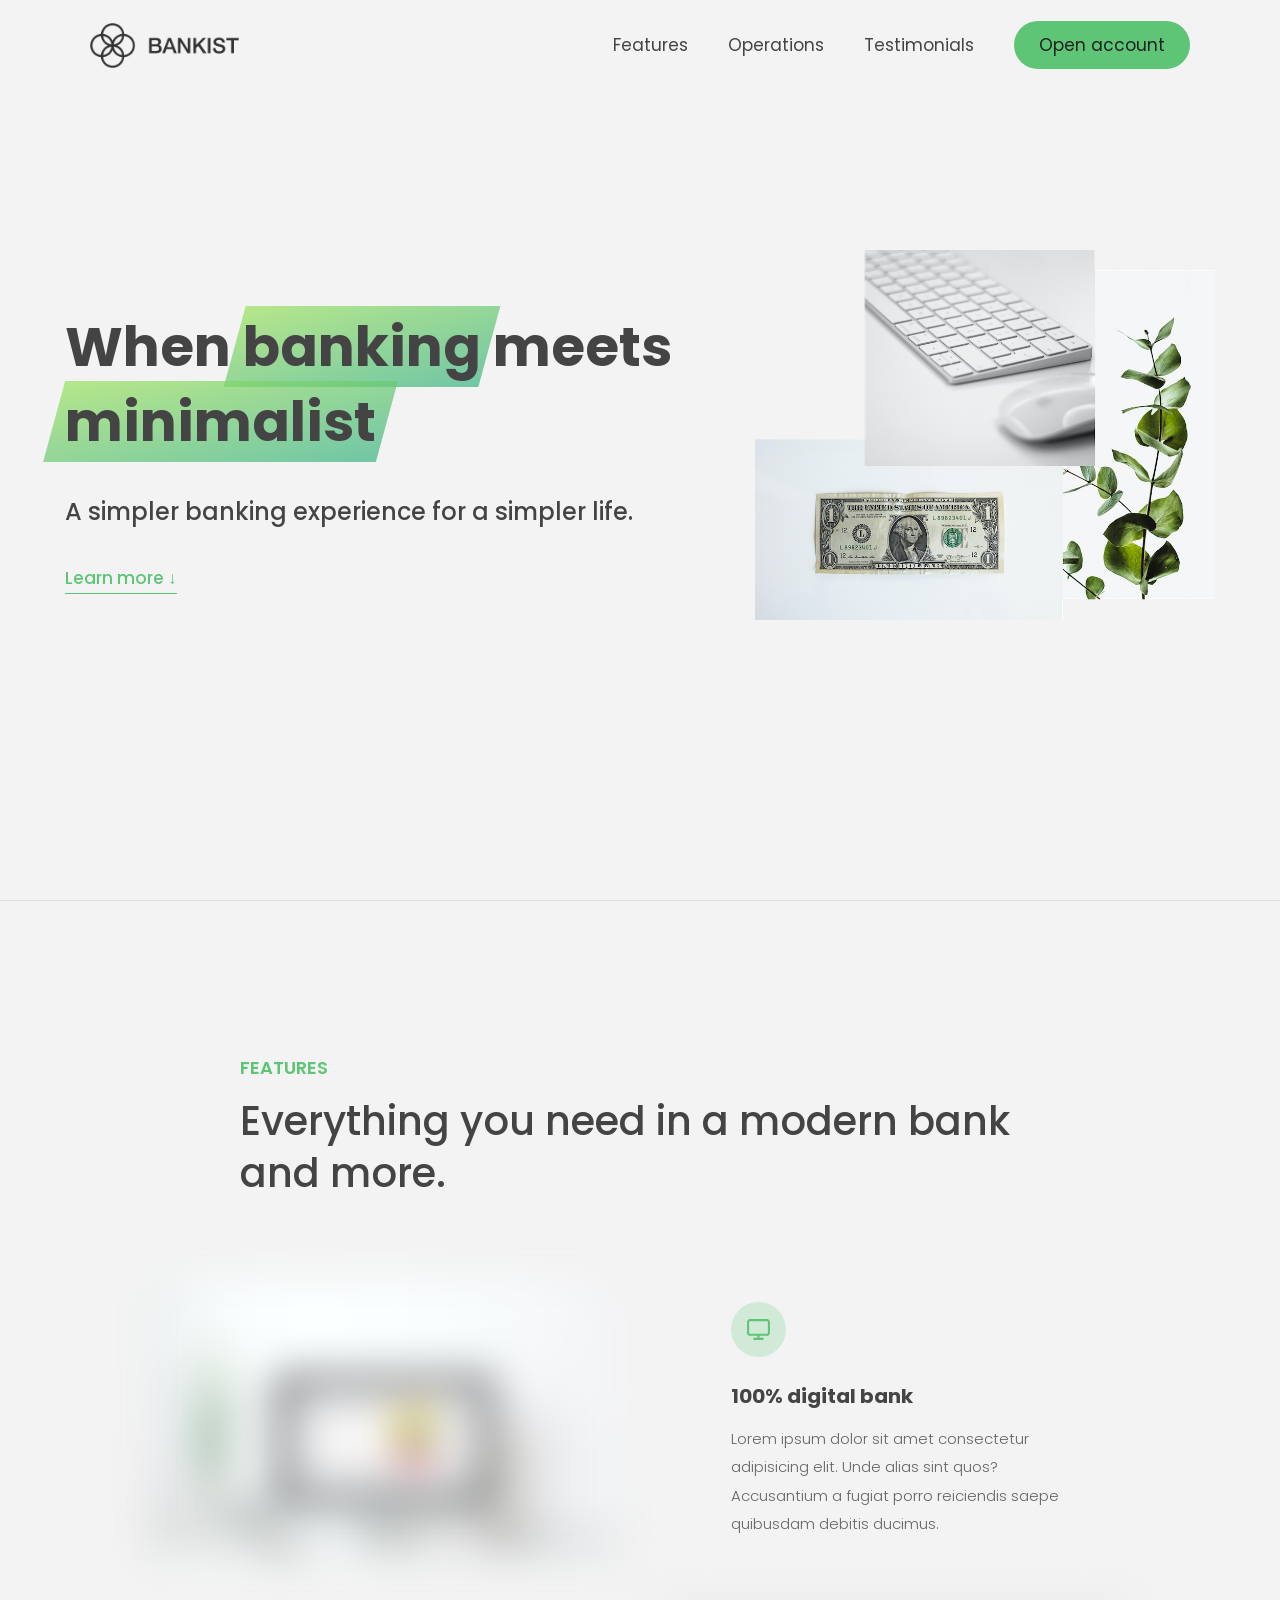
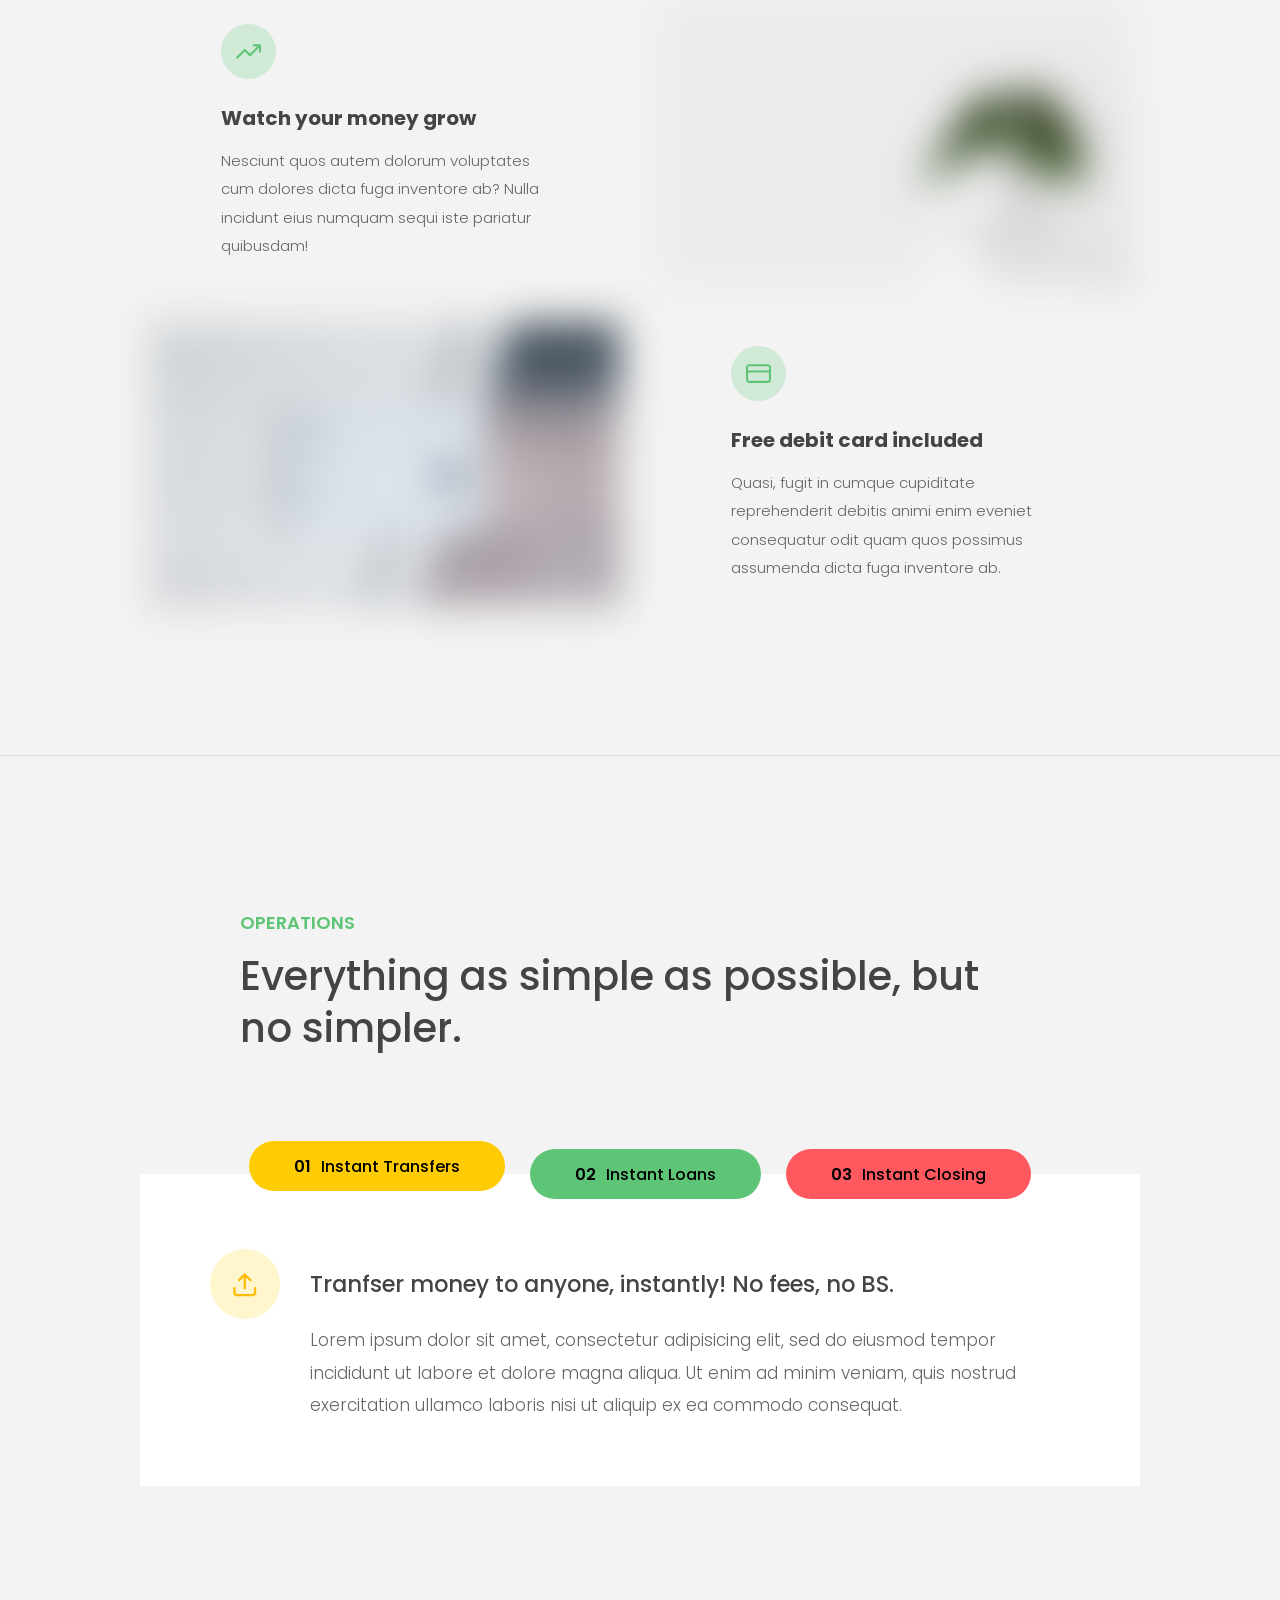
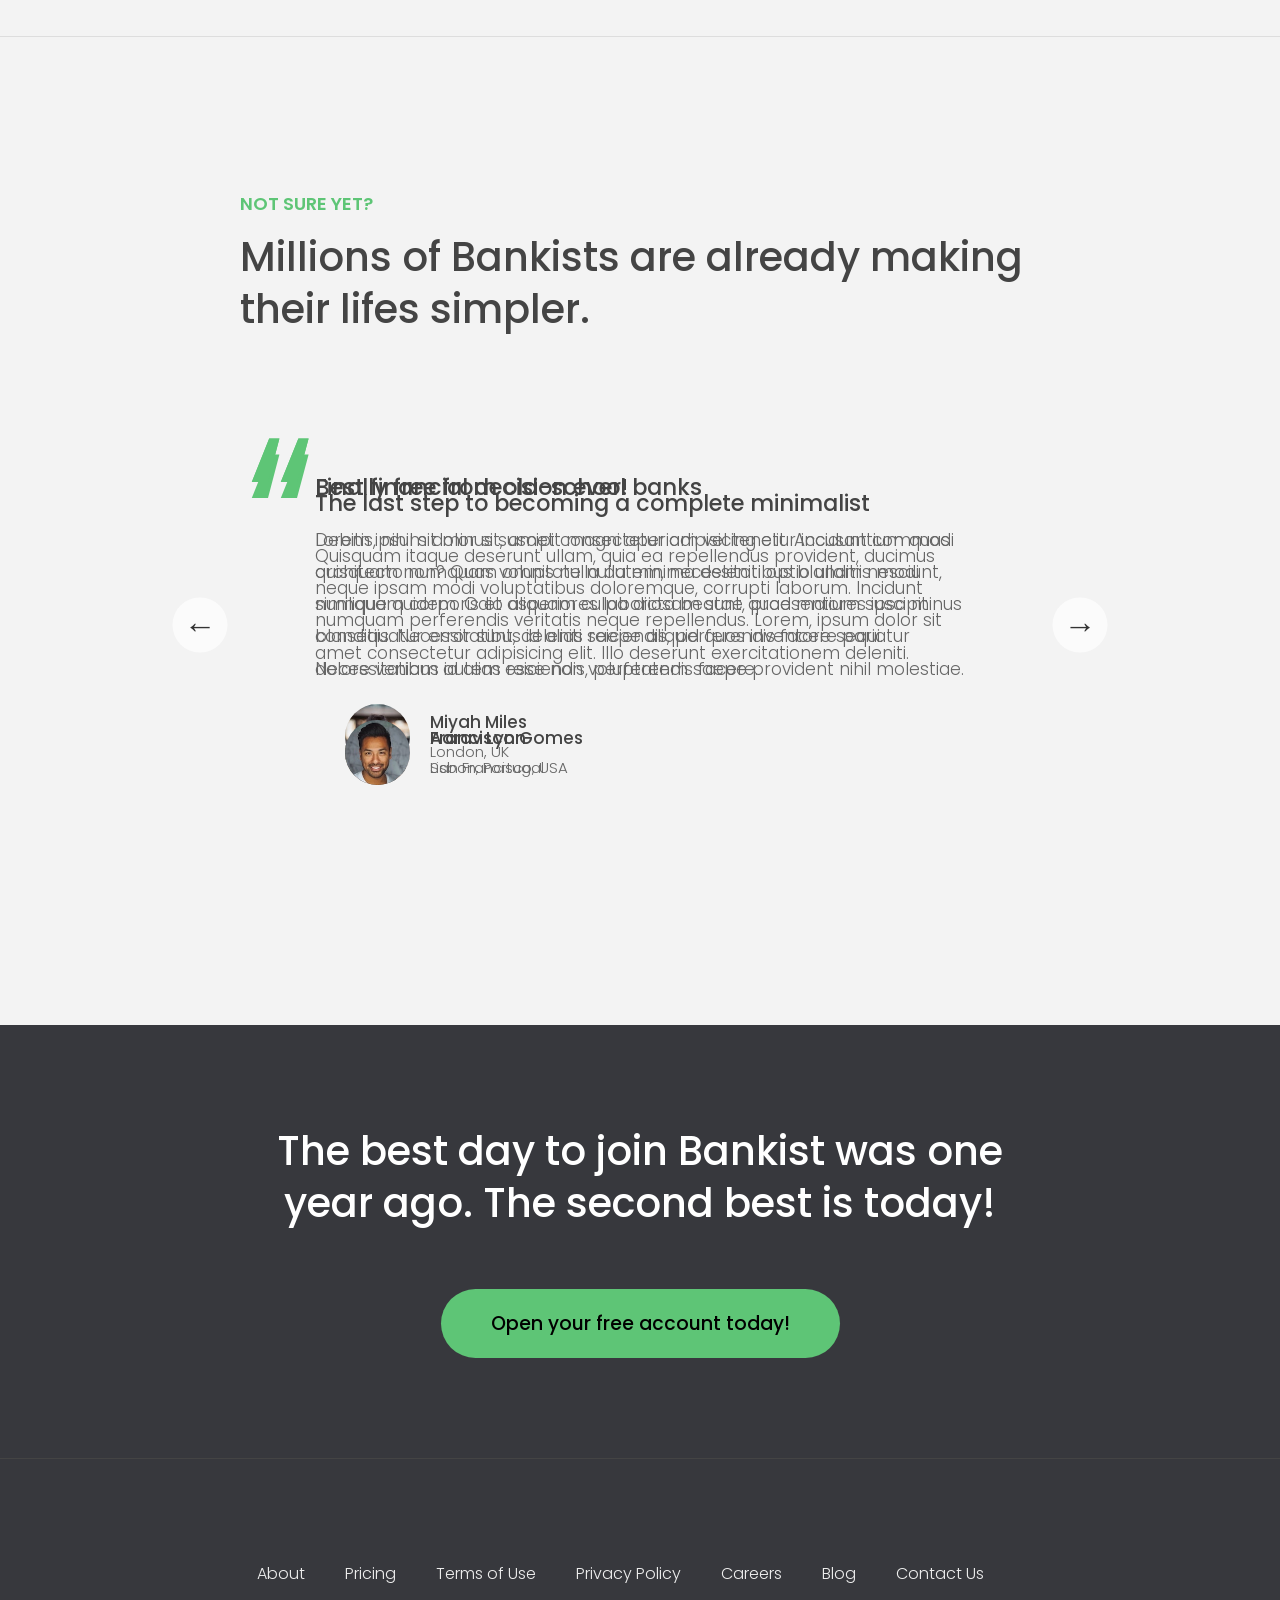
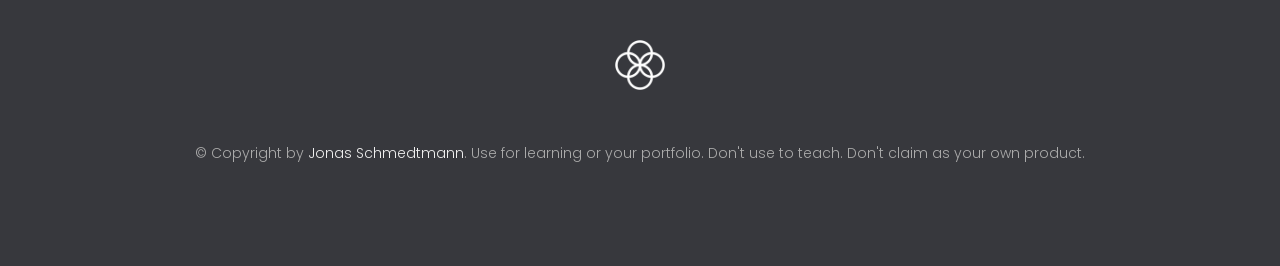
<file: Dangchph33497_Lab5/index.html>
<!DOCTYPE html>
<html lang="en">
  <head>
    <meta charset="UTF-8" />
    <meta name="viewport" content="width=device-width, initial-scale=1.0" />
    <meta http-equiv="X-UA-Compatible" content="ie=edge" />
    <link rel="shortcut icon" type="image/png" href="img/icon.png" />

    <link
      href="https://fonts.googleapis.com/css?family=Poppins:300,400,500,600&display=swap"
      rel="stylesheet"
    />
    <link rel="stylesheet" href="style.css" />
    <title>Bankist | When Banking meets Minimalist</title>
  </head>
  <body>
    <header class="header">
      <nav class="nav">
        <img
          src="img/logo.png"
          alt="Bankist logo"
          class="nav__logo"
          id="logo"
        />
        <ul class="nav__links">
          <li class="nav__item">
            <a class="nav__link" href="#section--1">Features</a>
          </li>
          <li class="nav__item">
            <a class="nav__link" href="#section--2">Operations</a>
          </li>
          <li class="nav__item">
            <a class="nav__link" href="#section--3">Testimonials</a>
          </li>
          <li class="nav__item">
            <a class="nav__link nav__link--btn btn--show-modal" href="#"
              >Open account</a
            >
          </li>
        </ul>
      </nav>

      <div class="header__title">
        <h1>
          When
          <!-- Green highlight effect -->
          <span class="highlight">banking</span>
          meets<br />
          <span class="highlight">minimalist</span>
        </h1>
        <h4>A simpler banking experience for a simpler life.</h4>
        <button class="btn--text btn--scroll-to">Learn more &DownArrow;</button>
        <img
          src="img/hero.png"
          class="header__img"
          alt="Minimalist bank items"
        />
      </div>
    </header>

    <section class="section" id="section--1">
      <div class="section__title">
        <h2 class="section__description">Features</h2>
        <h3 class="section__header">
          Everything you need in a modern bank and more.
        </h3>
      </div>

      <div class="features">
        <img
          src="img/digital-lazy.jpg"
          data-src="img/digital.jpg"
          alt="Computer"
          class="features__img lazy-img"
        />
        <div class="features__feature">
          <div class="features__icon">
            <svg>
              <use xlink:href="img/icons.svg#icon-monitor"></use>
            </svg>
          </div>
          <h5 class="features__header">100% digital bank</h5>
          <p>
            Lorem ipsum dolor sit amet consectetur adipisicing elit. Unde alias
            sint quos? Accusantium a fugiat porro reiciendis saepe quibusdam
            debitis ducimus.
          </p>
        </div>

        <div class="features__feature">
          <div class="features__icon">
            <svg>
              <use xlink:href="img/icons.svg#icon-trending-up"></use>
            </svg>
          </div>
          <h5 class="features__header">Watch your money grow</h5>
          <p>
            Nesciunt quos autem dolorum voluptates cum dolores dicta fuga
            inventore ab? Nulla incidunt eius numquam sequi iste pariatur
            quibusdam!
          </p>
        </div>
        <img
          src="img/grow-lazy.jpg"
          data-src="img/grow.jpg"
          alt="Plant"
          class="features__img lazy-img"
        />

        <img
          src="img/card-lazy.jpg"
          data-src="img/card.jpg"
          alt="Credit card"
          class="features__img lazy-img"
        />
        <div class="features__feature">
          <div class="features__icon">
            <svg>
              <use xlink:href="img/icons.svg#icon-credit-card"></use>
            </svg>
          </div>
          <h5 class="features__header">Free debit card included</h5>
          <p>
            Quasi, fugit in cumque cupiditate reprehenderit debitis animi enim
            eveniet consequatur odit quam quos possimus assumenda dicta fuga
            inventore ab.
          </p>
        </div>
      </div>
    </section>

    <section class="section" id="section--2">
      <div class="section__title">
        <h2 class="section__description">Operations</h2>
        <h3 class="section__header">
          Everything as simple as possible, but no simpler.
        </h3>
      </div>

      <div class="operations">
        <div class="operations__tab-container">
          <button
            class="btn operations__tab operations__tab--1 operations__tab--active"
            data-tab="1"
          >
            <span>01</span>Instant Transfers
          </button>
          <button class="btn operations__tab operations__tab--2" data-tab="2">
            <span>02</span>Instant Loans
          </button>
          <button class="btn operations__tab operations__tab--3" data-tab="3">
            <span>03</span>Instant Closing
          </button>
        </div>
        <div
          class="operations__content operations__content--1 operations__content--active"
        >
          <div class="operations__icon operations__icon--1">
            <svg>
              <use xlink:href="img/icons.svg#icon-upload"></use>
            </svg>
          </div>
          <h5 class="operations__header">
            Tranfser money to anyone, instantly! No fees, no BS.
          </h5>
          <p>
            Lorem ipsum dolor sit amet, consectetur adipisicing elit, sed do
            eiusmod tempor incididunt ut labore et dolore magna aliqua. Ut enim
            ad minim veniam, quis nostrud exercitation ullamco laboris nisi ut
            aliquip ex ea commodo consequat.
          </p>
        </div>

        <div class="operations__content operations__content--2">
          <div class="operations__icon operations__icon--2">
            <svg>
              <use xlink:href="img/icons.svg#icon-home"></use>
            </svg>
          </div>
          <h5 class="operations__header">
            Buy a home or make your dreams come true, with instant loans.
          </h5>
          <p>
            Duis aute irure dolor in reprehenderit in voluptate velit esse
            cillum dolore eu fugiat nulla pariatur. Excepteur sint occaecat
            cupidatat non proident, sunt in culpa qui officia deserunt mollit
            anim id est laborum.
          </p>
        </div>
        <div class="operations__content operations__content--3">
          <div class="operations__icon operations__icon--3">
            <svg>
              <use xlink:href="img/icons.svg#icon-user-x"></use>
            </svg>
          </div>
          <h5 class="operations__header">
            No longer need your account? No problem! Close it instantly.
          </h5>
          <p>
            Excepteur sint occaecat cupidatat non proident, sunt in culpa qui
            officia deserunt mollit anim id est laborum. Ut enim ad minim
            veniam, quis nostrud exercitation ullamco laboris nisi ut aliquip ex
            ea commodo consequat.
          </p>
        </div>
      </div>
    </section>

    <section class="section" id="section--3">
      <div class="section__title section__title--testimonials">
        <h2 class="section__description">Not sure yet?</h2>
        <h3 class="section__header">
          Millions of Bankists are already making their lifes simpler.
        </h3>
      </div>

      <div class="slider">
        <div class="slide slide--1">
          <div class="testimonial">
            <h5 class="testimonial__header">Best financial decision ever!</h5>
            <blockquote class="testimonial__text">
              Lorem ipsum dolor sit, amet consectetur adipisicing elit.
              Accusantium quas quisquam non? Quas voluptate nulla minima
              deleniti optio ullam nesciunt, numquam corporis et asperiores
              laboriosam sunt, praesentium suscipit blanditiis. Necessitatibus
              id alias reiciendis, perferendis facere pariatur dolore veniam
              autem esse non voluptatem saepe provident nihil molestiae.
            </blockquote>
            <address class="testimonial__author">
              <img src="img/user-1.jpg" alt="" class="testimonial__photo" />
              <h6 class="testimonial__name">Aarav Lynn</h6>
              <p class="testimonial__location">San Francisco, USA</p>
            </address>
          </div>
        </div>

        <div class="slide slide--2">
          <div class="testimonial">
            <h5 class="testimonial__header">
              The last step to becoming a complete minimalist
            </h5>
            <blockquote class="testimonial__text">
              Quisquam itaque deserunt ullam, quia ea repellendus provident,
              ducimus neque ipsam modi voluptatibus doloremque, corrupti
              laborum. Incidunt numquam perferendis veritatis neque repellendus.
              Lorem, ipsum dolor sit amet consectetur adipisicing elit. Illo
              deserunt exercitationem deleniti.
            </blockquote>
            <address class="testimonial__author">
              <img src="img/user-2.jpg" alt="" class="testimonial__photo" />
              <h6 class="testimonial__name">Miyah Miles</h6>
              <p class="testimonial__location">London, UK</p>
            </address>
          </div>
        </div>

        <div class="slide slide--3">
          <div class="testimonial">
            <h5 class="testimonial__header">
              Finally free from old-school banks
            </h5>
            <blockquote class="testimonial__text">
              Debitis, nihil sit minus suscipit magni aperiam vel tenetur
              incidunt commodi architecto numquam omnis nulla autem,
              necessitatibus blanditiis modi similique quidem. Odio aliquam
              culpa dicta beatae quod maiores ipsa minus consequatur error sunt,
              deleniti saepe aliquid quos inventore sequi. Necessitatibus id
              alias reiciendis, perferendis facere.
            </blockquote>
            <address class="testimonial__author">
              <img src="img/user-3.jpg" alt="" class="testimonial__photo" />
              <h6 class="testimonial__name">Francisco Gomes</h6>
              <p class="testimonial__location">Lisbon, Portugal</p>
            </address>
          </div>
        </div>

        <!-- <div class="slide"><img src="img/img-1.jpg" alt="Photo 1" /></div>
        <div class="slide"><img src="img/img-2.jpg" alt="Photo 2" /></div>
        <div class="slide"><img src="img/img-3.jpg" alt="Photo 3" /></div>
        <div class="slide"><img src="img/img-4.jpg" alt="Photo 4" /></div> -->
        <button class="slider__btn slider__btn--left">&larr;</button>
        <button class="slider__btn slider__btn--right">&rarr;</button>
        <div class="dots"></div>
      </div>
    </section>

    <section class="section section--sign-up">
      <div class="section__title">
        <h3 class="section__header">
          The best day to join Bankist was one year ago. The second best is
          today!
        </h3>
      </div>
      <button class="btn btn--show-modal">Open your free account today!</button>
    </section>

    <footer class="footer">
      <ul class="footer__nav">
        <li class="footer__item">
          <a class="footer__link" href="#">About</a>
        </li>
        <li class="footer__item">
          <a class="footer__link" href="#">Pricing</a>
        </li>
        <li class="footer__item">
          <a class="footer__link" href="#">Terms of Use</a>
        </li>
        <li class="footer__item">
          <a class="footer__link" href="#">Privacy Policy</a>
        </li>
        <li class="footer__item">
          <a class="footer__link" href="#">Careers</a>
        </li>
        <li class="footer__item">
          <a class="footer__link" href="#">Blog</a>
        </li>
        <li class="footer__item">
          <a class="footer__link" href="#">Contact Us</a>
        </li>
      </ul>
      <img src="img/icon.png" alt="Logo" class="footer__logo" />
      <p class="footer__copyright">
        &copy; Copyright by
        <a
          class="footer__link twitter-link"
          target="_blank"
          href="https://twitter.com/jonasschmedtman"
          >Jonas Schmedtmann</a
        >. Use for learning or your portfolio. Don't use to teach. Don't claim
        as your own product.
      </p>
    </footer>

    <div class="modal hidden">
      <button class="btn--close-modal">&times;</button>
      <h2 class="modal__header">
        Open your bank account <br />
        in just <span class="highlight">5 minutes</span>
      </h2>
      <form class="modal__form">
        <label>First Name</label>
        <input type="text" />
        <label>Last Name</label>
        <input type="text" />
        <label>Email Address</label>
        <input type="email" />
        <button class="btn">Next step &rarr;</button>
      </form>
    </div>
    <div class="overlay hidden"></div>

    <script src="script.js"></script>
  </body>
</html>
</file>
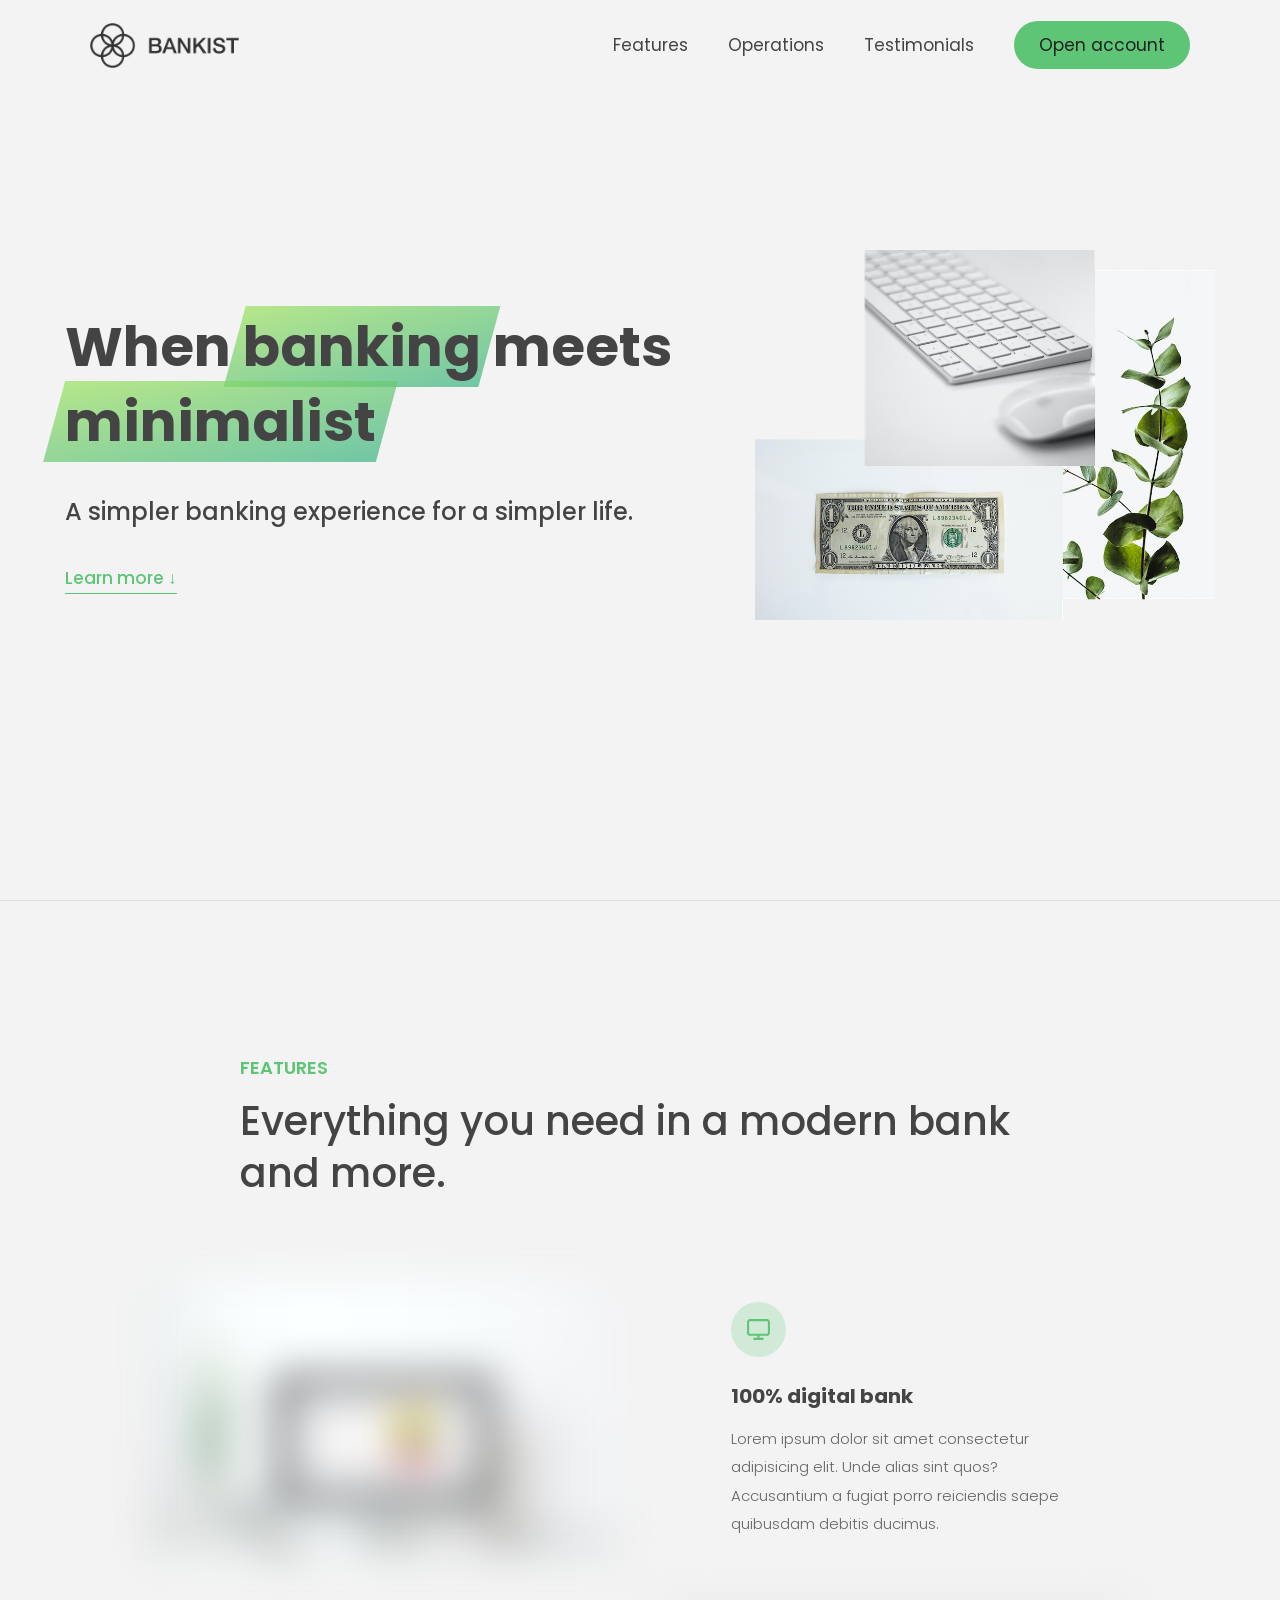
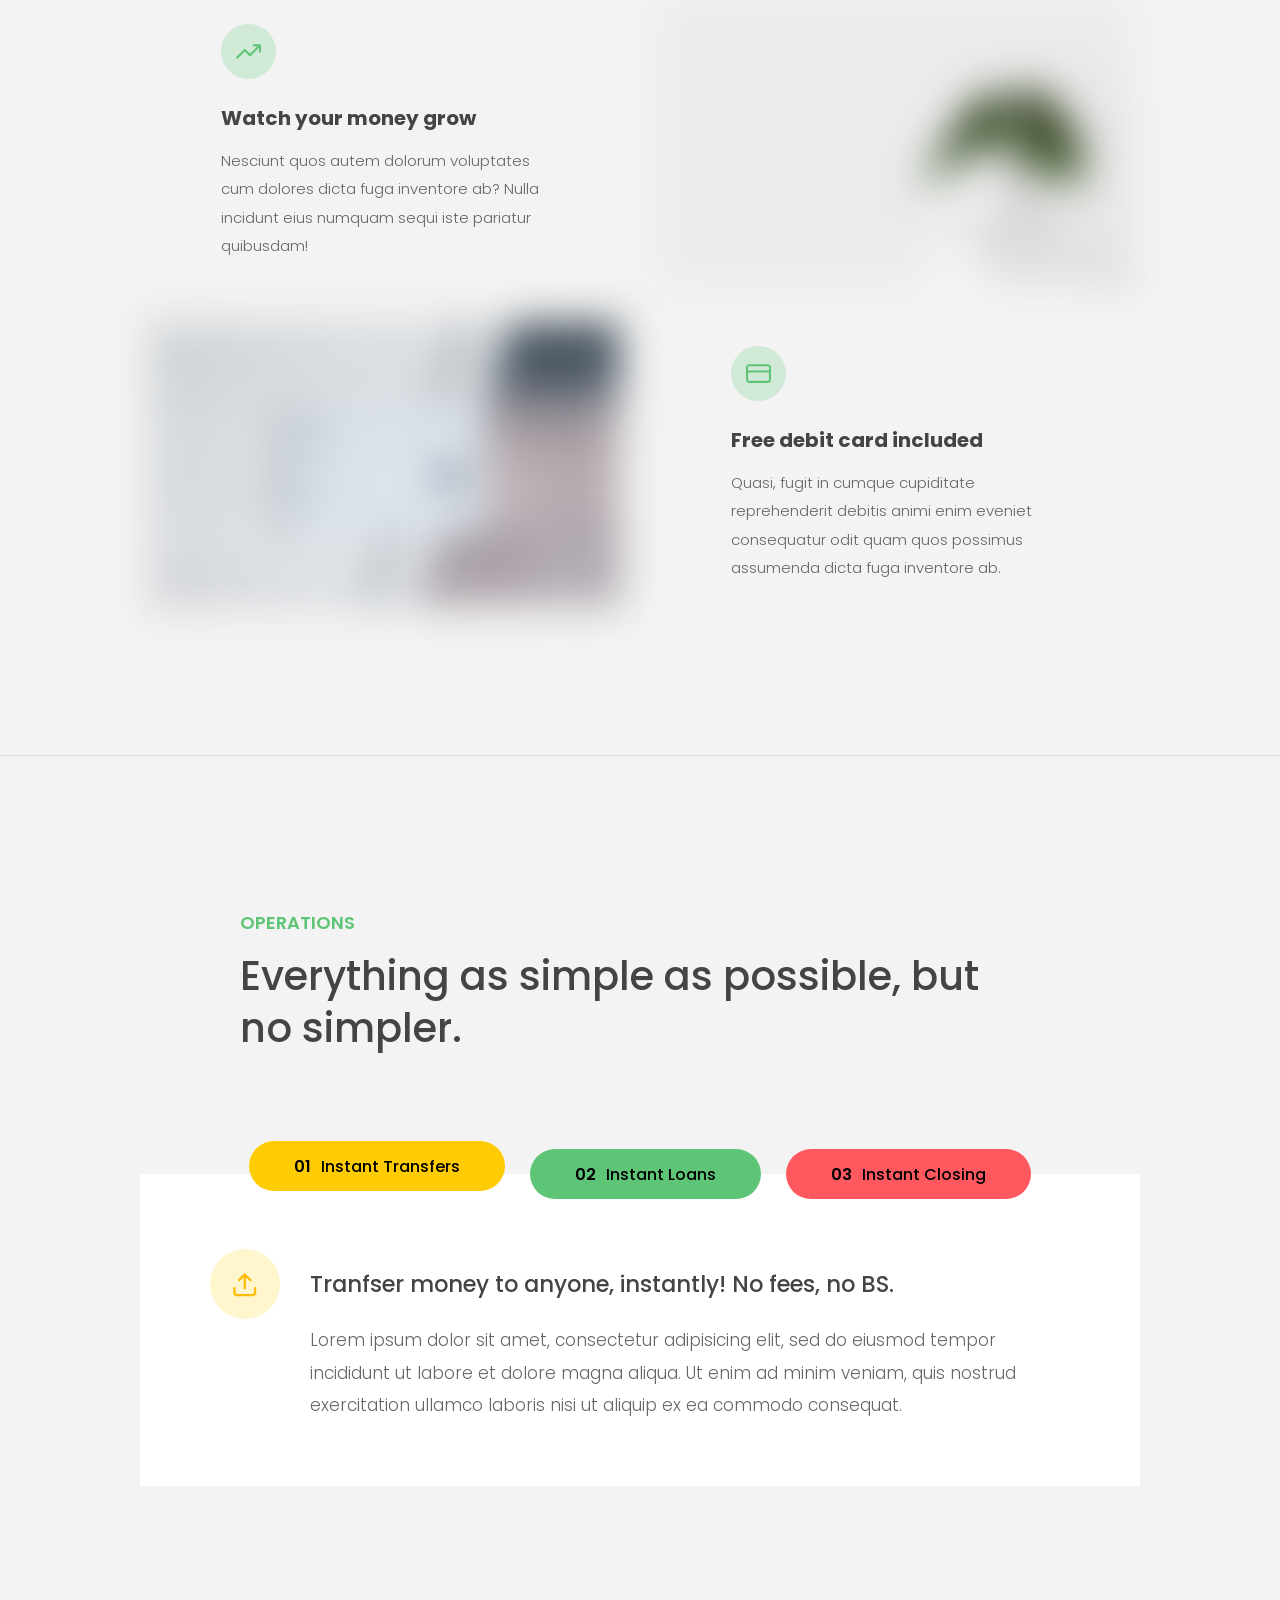
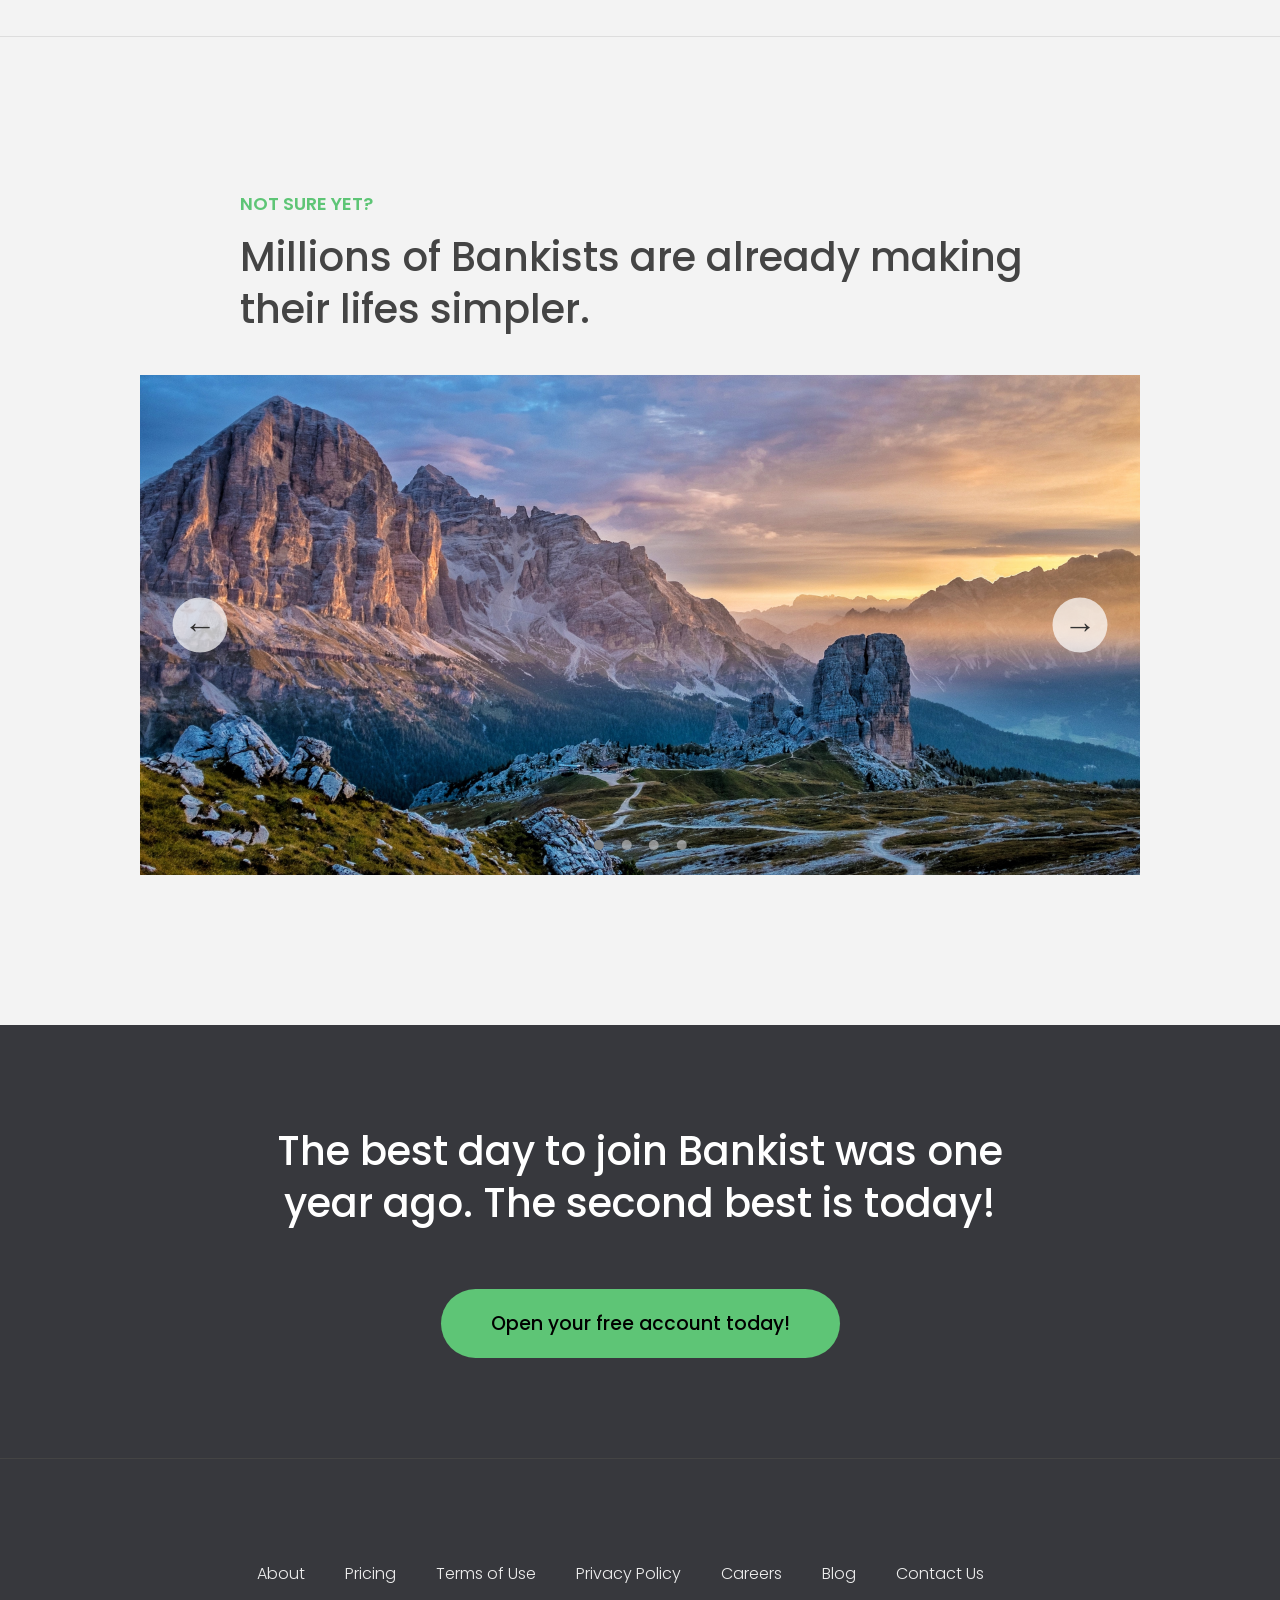
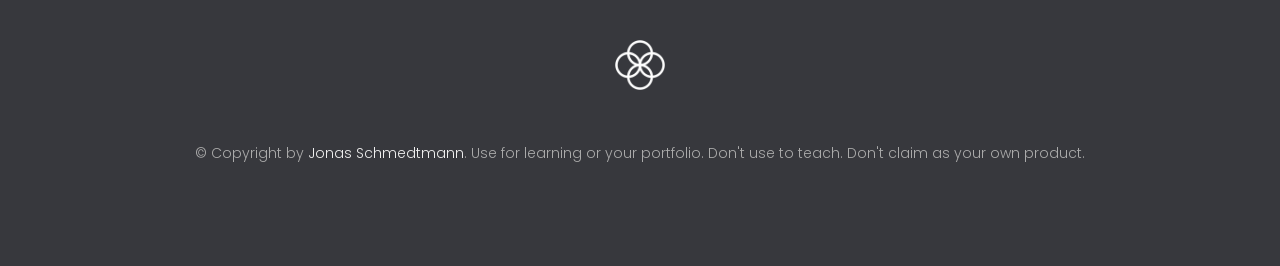
<file: Dangchph33497_Lab6/index.html>
<!DOCTYPE html>
<html lang="en">
  <head>
    <meta charset="UTF-8" />
    <meta name="viewport" content="width=device-width, initial-scale=1.0" />
    <meta http-equiv="X-UA-Compatible" content="ie=edge" />
    <link rel="shortcut icon" type="image/png" href="img/icon.png" />

    <link
      href="https://fonts.googleapis.com/css?family=Poppins:300,400,500,600&display=swap"
      rel="stylesheet"
    />
    <link rel="stylesheet" href="style.css" />
    <title>Bankist | When Banking meets Minimalist</title>
  </head>
  <body>
    <header class="header">
      <nav class="nav">
        <img
          src="img/logo.png"
          alt="Bankist logo"
          class="nav__logo"
          id="logo"
        />
        <ul class="nav__links">
          <li class="nav__item">
            <a class="nav__link" href="#section--1">Features</a>
          </li>
          <li class="nav__item">
            <a class="nav__link" href="#section--2">Operations</a>
          </li>
          <li class="nav__item">
            <a class="nav__link" href="#section--3">Testimonials</a>
          </li>
          <li class="nav__item">
            <a class="nav__link nav__link--btn btn--show-modal" href="#"
              >Open account</a
            >
          </li>
        </ul>
      </nav>

      <div class="header__title">
        <h1>
          When
          <!-- Green highlight effect -->
          <span class="highlight">banking</span>
          meets<br />
          <span class="highlight">minimalist</span>
        </h1>
        <h4>A simpler banking experience for a simpler life.</h4>
        <button class="btn--text btn--scroll-to">Learn more &DownArrow;</button>
        <img
          src="img/hero.png"
          class="header__img"
          alt="Minimalist bank items"
        />
      </div>
    </header>

    <section class="section" id="section--1">
      <div class="section__title">
        <h2 class="section__description">Features</h2>
        <h3 class="section__header">
          Everything you need in a modern bank and more.
        </h3>
      </div>

      <div class="features">
        <img
          src="img/digital-lazy.jpg"
          data-src="img/digital.jpg"
          alt="Computer"
          class="features__img lazy-img"
        />
        <div class="features__feature">
          <div class="features__icon">
            <svg>
              <use xlink:href="img/icons.svg#icon-monitor"></use>
            </svg>
          </div>
          <h5 class="features__header">100% digital bank</h5>
          <p>
            Lorem ipsum dolor sit amet consectetur adipisicing elit. Unde alias
            sint quos? Accusantium a fugiat porro reiciendis saepe quibusdam
            debitis ducimus.
          </p>
        </div>

        <div class="features__feature">
          <div class="features__icon">
            <svg>
              <use xlink:href="img/icons.svg#icon-trending-up"></use>
            </svg>
          </div>
          <h5 class="features__header">Watch your money grow</h5>
          <p>
            Nesciunt quos autem dolorum voluptates cum dolores dicta fuga
            inventore ab? Nulla incidunt eius numquam sequi iste pariatur
            quibusdam!
          </p>
        </div>
        <img
          src="img/grow-lazy.jpg"
          data-src="img/grow.jpg"
          alt="Plant"
          class="features__img lazy-img"
        />

        <img
          src="img/card-lazy.jpg"
          data-src="img/card.jpg"
          alt="Credit card"
          class="features__img lazy-img"
        />
        <div class="features__feature">
          <div class="features__icon">
            <svg>
              <use xlink:href="img/icons.svg#icon-credit-card"></use>
            </svg>
          </div>
          <h5 class="features__header">Free debit card included</h5>
          <p>
            Quasi, fugit in cumque cupiditate reprehenderit debitis animi enim
            eveniet consequatur odit quam quos possimus assumenda dicta fuga
            inventore ab.
          </p>
        </div>
      </div>
    </section>

    <section class="section" id="section--2">
      <div class="section__title">
        <h2 class="section__description">Operations</h2>
        <h3 class="section__header">
          Everything as simple as possible, but no simpler.
        </h3>
      </div>

      <div class="operations">
        <div class="operations__tab-container">
          <button
            class="btn operations__tab operations__tab--1 operations__tab--active"
            data-tab="1"
          >
            <span>01</span>Instant Transfers
          </button>
          <button class="btn operations__tab operations__tab--2" data-tab="2">
            <span>02</span>Instant Loans
          </button>
          <button class="btn operations__tab operations__tab--3" data-tab="3">
            <span>03</span>Instant Closing
          </button>
        </div>
        <div
          class="operations__content operations__content--1 operations__content--active"
        >
          <div class="operations__icon operations__icon--1">
            <svg>
              <use xlink:href="img/icons.svg#icon-upload"></use>
            </svg>
          </div>
          <h5 class="operations__header">
            Tranfser money to anyone, instantly! No fees, no BS.
          </h5>
          <p>
            Lorem ipsum dolor sit amet, consectetur adipisicing elit, sed do
            eiusmod tempor incididunt ut labore et dolore magna aliqua. Ut enim
            ad minim veniam, quis nostrud exercitation ullamco laboris nisi ut
            aliquip ex ea commodo consequat.
          </p>
        </div>

        <div class="operations__content operations__content--2">
          <div class="operations__icon operations__icon--2">
            <svg>
              <use xlink:href="img/icons.svg#icon-home"></use>
            </svg>
          </div>
          <h5 class="operations__header">
            Buy a home or make your dreams come true, with instant loans.
          </h5>
          <p>
            Duis aute irure dolor in reprehenderit in voluptate velit esse
            cillum dolore eu fugiat nulla pariatur. Excepteur sint occaecat
            cupidatat non proident, sunt in culpa qui officia deserunt mollit
            anim id est laborum.
          </p>
        </div>
        <div class="operations__content operations__content--3">
          <div class="operations__icon operations__icon--3">
            <svg>
              <use xlink:href="img/icons.svg#icon-user-x"></use>
            </svg>
          </div>
          <h5 class="operations__header">
            No longer need your account? No problem! Close it instantly.
          </h5>
          <p>
            Excepteur sint occaecat cupidatat non proident, sunt in culpa qui
            officia deserunt mollit anim id est laborum. Ut enim ad minim
            veniam, quis nostrud exercitation ullamco laboris nisi ut aliquip ex
            ea commodo consequat.
          </p>
        </div>
      </div>
    </section>

    <section class="section" id="section--3">
      <div class="section__title section__title--testimonials">
        <h2 class="section__description">Not sure yet?</h2>
        <h3 class="section__header">
          Millions of Bankists are already making their lifes simpler.
        </h3>
      </div>

      <div class="slider">
<!--         
        <div class="slide slide--1">
          <div class="testimonial">
            <h5 class="testimonial__header">Best financial decision ever!</h5>
            <blockquote class="testimonial__text">
              Lorem ipsum dolor sit, amet consectetur adipisicing elit.
              Accusantium quas quisquam non? Quas voluptate nulla minima
              deleniti optio ullam nesciunt, numquam corporis et asperiores
              laboriosam sunt, praesentium suscipit blanditiis. Necessitatibus
              id alias reiciendis, perferendis facere pariatur dolore veniam
              autem esse non voluptatem saepe provident nihil molestiae.
            </blockquote>
            <address class="testimonial__author">
              <img src="img/user-1.jpg" alt="" class="testimonial__photo" />
              <h6 class="testimonial__name">Aarav Lynn</h6>
              <p class="testimonial__location">San Francisco, USA</p>
            </address>
          </div>
        </div>

        <div class="slide slide--2">
          <div class="testimonial">
            <h5 class="testimonial__header">
              The last step to becoming a complete minimalist
            </h5>
            <blockquote class="testimonial__text">
              Quisquam itaque deserunt ullam, quia ea repellendus provident,
              ducimus neque ipsam modi voluptatibus doloremque, corrupti
              laborum. Incidunt numquam perferendis veritatis neque repellendus.
              Lorem, ipsum dolor sit amet consectetur adipisicing elit. Illo
              deserunt exercitationem deleniti.
            </blockquote>
            <address class="testimonial__author">
              <img src="img/user-2.jpg" alt="" class="testimonial__photo" />
              <h6 class="testimonial__name">Miyah Miles</h6>
              <p class="testimonial__location">London, UK</p>
            </address>
          </div>
        </div>

        <div class="slide slide--3">
          <div class="testimonial">
            <h5 class="testimonial__header">
              Finally free from old-school banks
            </h5>
            <blockquote class="testimonial__text">
              Debitis, nihil sit minus suscipit magni aperiam vel tenetur
              incidunt commodi architecto numquam omnis nulla autem,
              necessitatibus blanditiis modi similique quidem. Odio aliquam
              culpa dicta beatae quod maiores ipsa minus consequatur error sunt,
              deleniti saepe aliquid quos inventore sequi. Necessitatibus id
              alias reiciendis, perferendis facere.
            </blockquote>
            <address class="testimonial__author">
              <img src="img/user-3.jpg" alt="" class="testimonial__photo" />
              <h6 class="testimonial__name">Francisco Gomes</h6>
              <p class="testimonial__location">Lisbon, Portugal</p>
            </address>
          </div>
        </div> -->

        <div class="slide"><img src="img/img-1.jpg" alt="Photo 1" /></div>
        <div class="slide"><img src="img/img-2.jpg" alt="Photo 2" /></div>
        <div class="slide"><img src="img/img-3.jpg" alt="Photo 3" /></div>
        <div class="slide"><img src="img/img-4.jpg" alt="Photo 4" /></div>
        
        <button class="slider__btn slider__btn--left">&larr;</button>
        <button class="slider__btn slider__btn--right">&rarr;</button>
        <div class="dots"></div>
      </div>
    </section>

    <section class="section section--sign-up">
      <div class="section__title">
        <h3 class="section__header">
          The best day to join Bankist was one year ago. The second best is
          today!
        </h3>
      </div>
      <button class="btn btn--show-modal">Open your free account today!</button>
    </section>

    <footer class="footer">
      <ul class="footer__nav">
        <li class="footer__item">
          <a class="footer__link" href="#">About</a>
        </li>
        <li class="footer__item">
          <a class="footer__link" href="#">Pricing</a>
        </li>
        <li class="footer__item">
          <a class="footer__link" href="#">Terms of Use</a>
        </li>
        <li class="footer__item">
          <a class="footer__link" href="#">Privacy Policy</a>
        </li>
        <li class="footer__item">
          <a class="footer__link" href="#">Careers</a>
        </li>
        <li class="footer__item">
          <a class="footer__link" href="#">Blog</a>
        </li>
        <li class="footer__item">
          <a class="footer__link" href="#">Contact Us</a>
        </li>
      </ul>
      <img src="img/icon.png" alt="Logo" class="footer__logo" />
      <p class="footer__copyright">
        &copy; Copyright by
        <a
          class="footer__link twitter-link"
          target="_blank"
          href="https://twitter.com/jonasschmedtman"
          >Jonas Schmedtmann</a
        >. Use for learning or your portfolio. Don't use to teach. Don't claim
        as your own product.
      </p>
    </footer>

    <div class="modal hidden">
      <button class="btn--close-modal">&times;</button>
      <h2 class="modal__header">
        Open your bank account <br />
        in just <span class="highlight">5 minutes</span>
      </h2>
      <form class="modal__form">
        <label>First Name</label>
        <input type="text" />
        <label>Last Name</label>
        <input type="text" />
        <label>Email Address</label>
        <input type="email" />
        <button class="btn">Next step &rarr;</button>
      </form>
    </div>
    <div class="overlay hidden"></div>

    <script src="script.js"></script>
  </body>
</html>
</file>
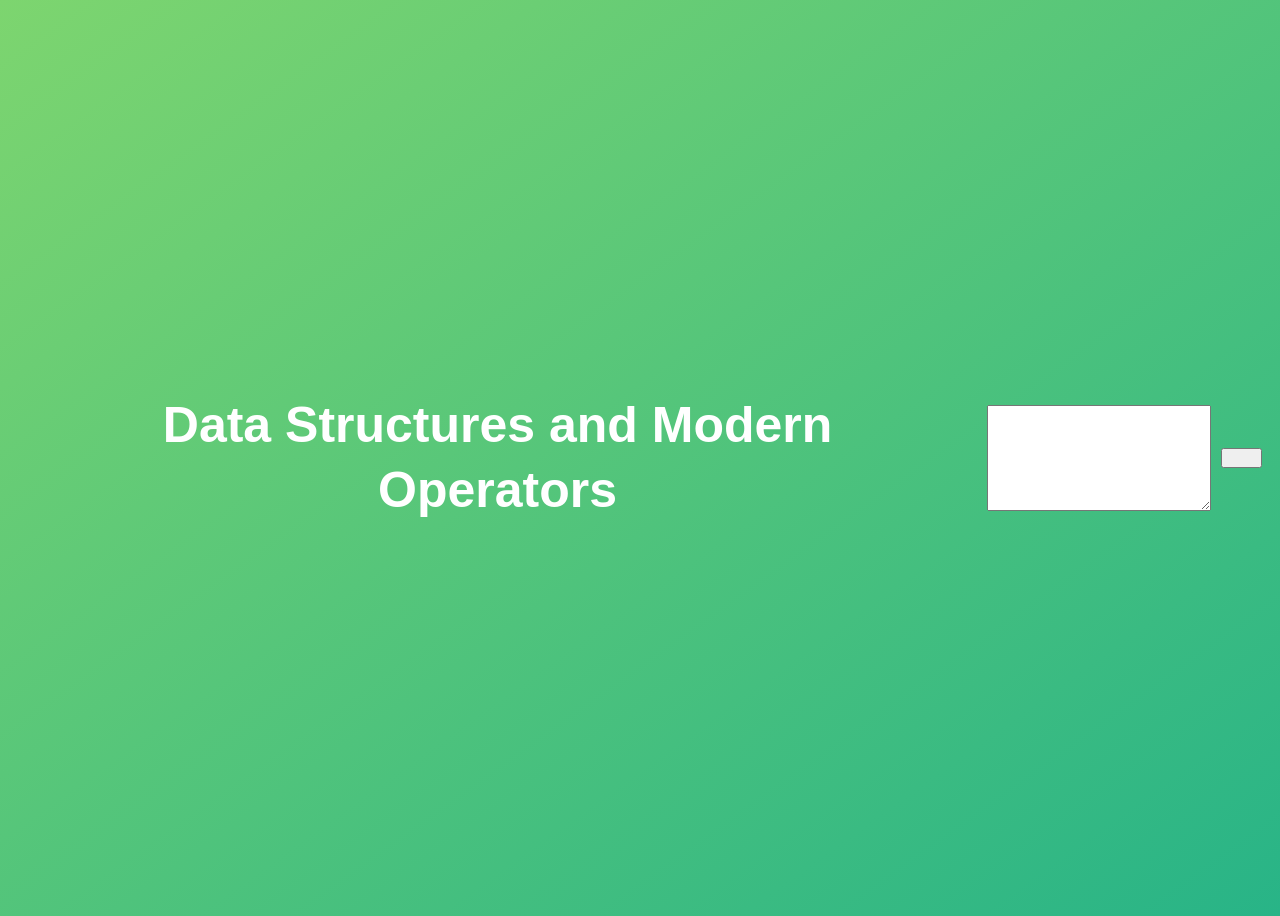
<file: Dangchph33497_Lab2/Lab2_2/Index.html>
<!DOCTYPE html>
<html lang="en">
  <head>
    <meta charset="UTF-8" />
    <meta name="viewport" content="width=device-width, initial-scale=1.0" />
    <meta http-equiv="X-UA-Compatible" content="ie=edge" />
    <title>Data Structures and Modern Operators</title>
    <style>
      body {
        height: 100vh;
        display: flex;
        align-items: center;
        background: linear-gradient(to top left, #28b487, #7dd56f);
      }
      h1 {
        font-family: sans-serif;
        font-size: 50px;
        line-height: 1.3;
        width: 100%;
        padding: 30px;
        text-align: center;
        color: white;
      }
      button {
        width: 50px;
        height: 20px;
        margin: 10px;
      }
      textarea {
        width: 300px;
        height: 100px;
      }
    </style>
  </head>
  <body>
    <h1>Data Structures and Modern Operators</h1>
    <script src="Lab2_2.js"></script>
  </body>
</html>
</file>
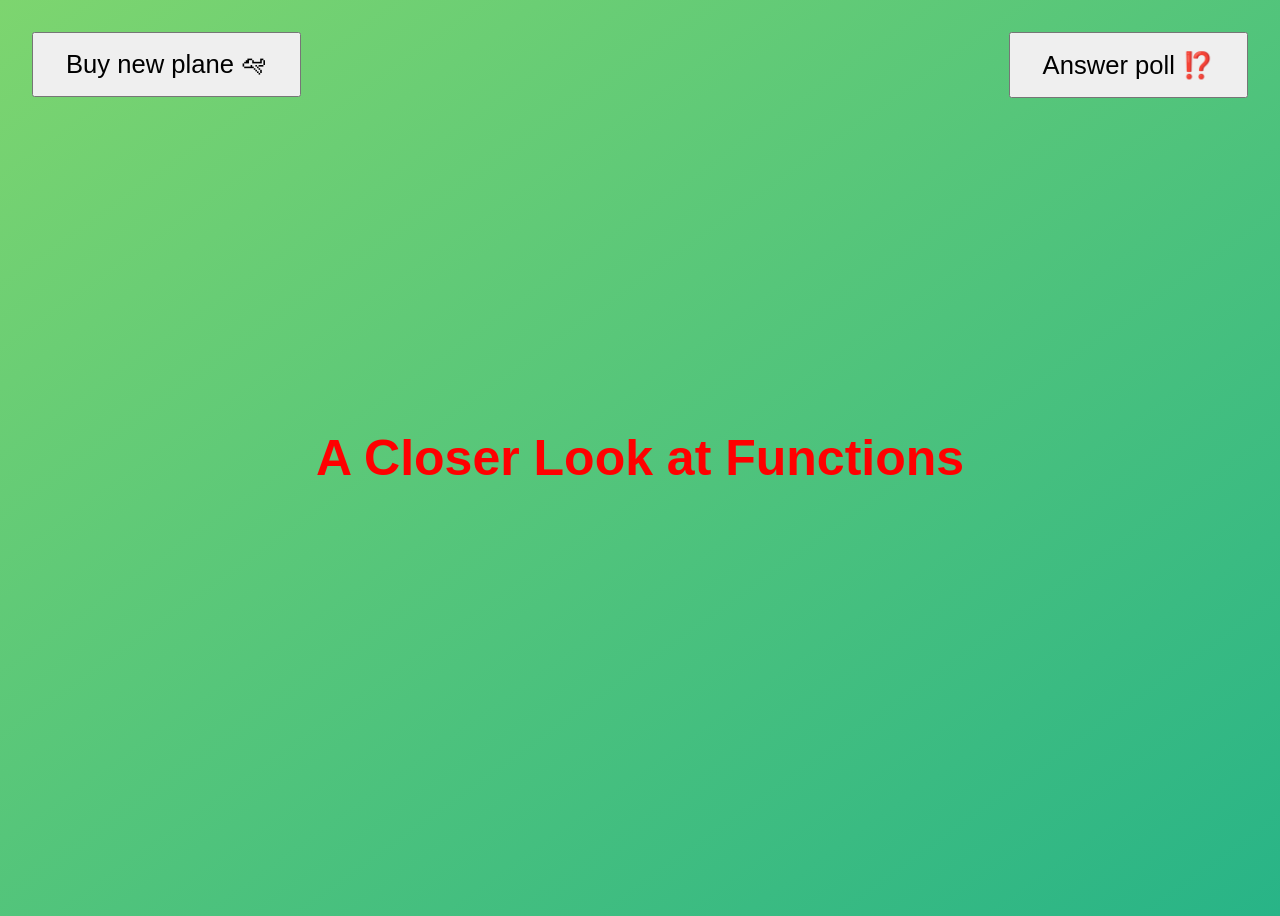
<file: Dangchph33497_Lab2/Lab2_4/Index.html>
<!DOCTYPE html>
<html lang="en">
  <head>
    <meta charset="UTF-8" />
    <meta name="viewport" content="width=device-width, initial-scale=1.0" />
    <meta http-equiv="X-UA-Compatible" content="ie=edge" />
    <title>A Closer Look at Functions</title>
    <style>
      body {
        height: 100vh;
        display: flex;
        align-items: center;
        background: linear-gradient(to top left, #28b487, #7dd56f);
      }
      h1 {
        font-family: sans-serif;
        font-size: 50px;
        line-height: 1.3;
        width: 100%;
        padding: 30px;
        text-align: center;
        color: white;
      }
      .buy,
      .poll {
        font-size: 1.6rem;
        padding: 1rem 2rem;
        position: absolute;
        top: 2rem;
      }
      .buy {
        left: 2rem;
      }
      .poll {
        right: 2rem;
      }
    </style>
  </head>
  <body>
    <h1>A Closer Look at Functions</h1>
    <button class="buy">Buy new plane 🛩</button>
    <button class="poll">Answer poll ⁉️</button>
    <script src="Lab2_4.js"></script>
  </body>
</html>
</file>
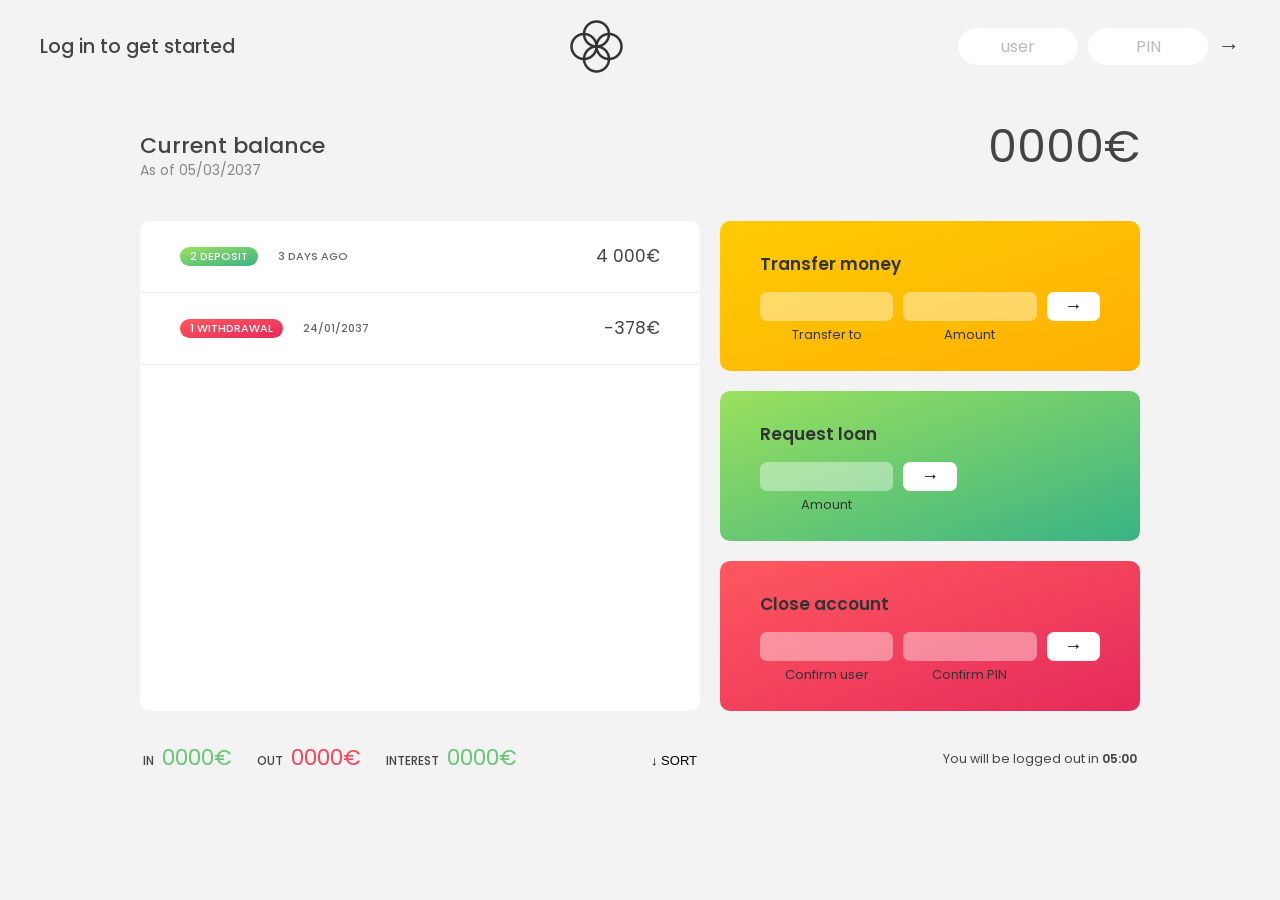
<file: Dangchph33497_Lab3/Lab3_1.html>
<!DOCTYPE html>
<html lang="en">

<head>
    <meta charset="UTF-8" />
    <meta name="viewport" content="width=device-width, initial-scale=1.0" />
    <meta http-equiv="X-UA-Compatible" content="ie=edge" />
    <link rel="shortcut icon" type="image/png" href="/icon.png" />
    <link href="https://fonts.googleapis.com/css?family=Poppins:400,500,600&display=swap" rel="stylesheet" />
    <link rel="stylesheet" href="Lab3_1.css" />
    <title>Bankist</title>
</head>

<body>
    <nav>
        <p class="welcome">Log in to get started</p>
        <img src="./img/logo.png" alt="Logo" class="logo" />
        <form class="login">
            <input type="text" placeholder="user" class="login__input login__input--user" />
            <input type="text" placeholder="PIN" maxlength="4" class="login__input login__input--pin" />
            <button class="login__btn">&rarr;</button>
        </form>
    </nav>
    <main class="app">
        <div class="balance">
            <div>
                <p class="balance__label">Current balance</p>
                <p class="balance__date">
                    As of <span class="date">05/03/2037</span>
                </p>
            </div>
            <p class="balance__value">0000€</p>
        </div>
        <div class="movements">
            <div class="movements__row">
                <div class="movements__type movements__type--deposit">2 deposit</div>
                <div class="movements__date">3 days ago</div>
                <div class="movements__value">4 000€</div>
            </div>
            <div class="movements__row">
                <div class="movements__type movements__type--withdrawal">
                    1 withdrawal
                </div>
                <div class="movements__date">24/01/2037</div>
                <div class="movements__value">-378€</div>
            </div>
        </div>
        <div class="summary">
            <p class="summary__label">In</p>
            <p class="summary__value summary__value--in">0000€</p>
            <p class="summary__label">Out</p>
            <p class="summary__value summary__value--out">0000€</p>
            <p class="summary__label">Interest</p>
            <p class="summary__value summary__value--interest">0000€</p>
            <button class="btn--sort">&downarrow; SORT</button>
        </div>
        <div class="operation operation--transfer">
            <h2>Transfer money</h2>
            <form class="form form--transfer">
                <input type="text" class="form__input form__input--to" />
                <input type="number" class="form__input form__input--amount" />
                <button class="form__btn form__btn--transfer">&rarr;</button>
                <label class="form__label">Transfer to</label>
                <label class="form__label">Amount</label>
            </form>
        </div>
        <div class="operation operation--loan">
            <h2>Request loan</h2>
            <form class="form form--loan">
                <input type="number" class="form__input form__input--loan-amount" />
                <button class="form__btn form__btn--loan">&rarr;</button>
                <label class="form__label form__label--loan">Amount</label>
            </form>
        </div>
        <div class="operation operation--close">
            <h2>Close account</h2>
            <form class="form form--close">
                <input type="text" class="form__input form__input--user" />
                <input type="password" maxlength="6" class="form__input form__input--pin" />
                <button class="form__btn form__btn--close">&rarr;</button>
                <label class="form__label">Confirm user</label>
                <label class="form__label">Confirm PIN</label>
            </form>
        </div>
        <p class="logout-timer">
            You will be logged out in <span class="timer">05:00</span>
        </p>
    </main>
    <script src="Lab3_1.js"></script>
</body>

</html>
</file>
<file: Dangchph33497_Lab5/style.css>
/* The page is NOT responsive. You can implement responsiveness yourself if you wanna have some fun 😃 */

:root {
  --color-primary: #5ec576;
  --color-secondary: #ffcb03;
  --color-tertiary: #ff585f;
  --color-primary-darker: #4bbb7d;
  --color-secondary-darker: #ffbb00;
  --color-tertiary-darker: #fd424b;
  --color-primary-opacity: #5ec5763a;
  --color-secondary-opacity: #ffcd0331;
  --color-tertiary-opacity: #ff58602d;
  --gradient-primary: linear-gradient(to top left, #39b385, #9be15d);
  --gradient-secondary: linear-gradient(to top left, #ffb003, #ffcb03);
}

* {
  margin: 0;
  padding: 0;
  box-sizing: inherit;
}

html {
  font-size: 62.5%;
  box-sizing: border-box;
}

body {
  font-family: 'Poppins', sans-serif;
  font-weight: 300;
  color: #444;
  line-height: 1.9;
  background-color: #f3f3f3;
}

/* GENERAL ELEMENTS */
.section {
  padding: 15rem 3rem;
  border-top: 1px solid #ddd;

  transition: transform 1s, opacity 1s;
}

.section--hidden {
  opacity: 0;
  transform: translateY(8rem);
}

.section__title {
  max-width: 80rem;
  margin: 0 auto 8rem auto;
}

.section__description {
  font-size: 1.8rem;
  font-weight: 600;
  text-transform: uppercase;
  color: var(--color-primary);
  margin-bottom: 1rem;
}

.section__header {
  font-size: 4rem;
  line-height: 1.3;
  font-weight: 500;
}

.btn {
  display: inline-block;
  background-color: var(--color-primary);
  font-size: 1.6rem;
  font-family: inherit;
  font-weight: 500;
  border: none;
  padding: 1.25rem 4.5rem;
  border-radius: 10rem;
  cursor: pointer;
  transition: all 0.3s;
}

.btn:hover {
  background-color: var(--color-primary-darker);
}

.btn--text {
  display: inline-block;
  background: none;
  font-size: 1.7rem;
  font-family: inherit;
  font-weight: 500;
  color: var(--color-primary);
  border: none;
  border-bottom: 1px solid currentColor;
  padding-bottom: 2px;
  cursor: pointer;
  transition: all 0.3s;
}

p {
  color: #666;
}

/* This is BAD for accessibility! Don't do in the real world! */
button:focus {
  outline: none;
}

img {
  transition: filter 0.5s;
}

.lazy-img {
  filter: blur(20px);
}

/* NAVIGATION */
.nav {
  display: flex;
  justify-content: space-between;
  align-items: center;
  height: 9rem;
  width: 100%;
  padding: 0 6rem;
  z-index: 100;
}

/* nav and stickly class at the same time */
.nav.sticky {
  position: fixed;
  background-color: rgba(255, 255, 255, 0.95);
}

.nav__logo {
  height: 4.5rem;
  transition: all 0.3s;
}

.nav__links {
  display: flex;
  align-items: center;
  list-style: none;
}

.nav__item {
  margin-left: 4rem;
}

.nav__link:link,
.nav__link:visited {
  font-size: 1.7rem;
  font-weight: 400;
  color: inherit;
  text-decoration: none;
  display: block;
  transition: all 0.3s;
}

.nav__link--btn:link,
.nav__link--btn:visited {
  padding: 0.8rem 2.5rem;
  border-radius: 3rem;
  background-color: var(--color-primary);
  color: #222;
}

.nav__link--btn:hover,
.nav__link--btn:active {
  color: inherit;
  background-color: var(--color-primary-darker);
  color: #333;
}

/* HEADER */
.header {
  padding: 0 3rem;
  height: 100vh;
  display: flex;
  flex-direction: column;
  align-items: center;
}

.header__title {
  flex: 1;

  max-width: 115rem;
  display: grid;
  grid-template-columns: 3fr 2fr;
  row-gap: 3rem;
  align-content: center;
  justify-content: center;

  align-items: start;
  justify-items: start;
}

h1 {
  font-size: 5.5rem;
  line-height: 1.35;
}

h4 {
  font-size: 2.4rem;
  font-weight: 500;
}

.header__img {
  width: 100%;
  grid-column: 2 / 3;
  grid-row: 1 / span 4;
  transform: translateY(-6rem);
}

.highlight {
  position: relative;
}

.highlight::after {
  display: block;
  content: '';
  position: absolute;
  bottom: 0;
  left: 0;
  height: 100%;
  width: 100%;
  z-index: -1;
  opacity: 0.7;
  transform: scale(1.07, 1.05) skewX(-15deg);
  background-image: var(--gradient-primary);
}

/* FEATURES */
.features {
  display: grid;
  grid-template-columns: 1fr 1fr;
  gap: 4rem;
  margin: 0 12rem;
}

.features__img {
  width: 100%;
}

.features__feature {
  align-self: center;
  justify-self: center;
  width: 70%;
  font-size: 1.5rem;
}

.features__icon {
  display: flex;
  align-items: center;
  justify-content: center;
  background-color: var(--color-primary-opacity);
  height: 5.5rem;
  width: 5.5rem;
  border-radius: 50%;
  margin-bottom: 2rem;
}

.features__icon svg {
  height: 2.5rem;
  width: 2.5rem;
  fill: var(--color-primary);
}

.features__header {
  font-size: 2rem;
  margin-bottom: 1rem;
}

/* OPERATIONS */
.operations {
  max-width: 100rem;
  margin: 12rem auto 0 auto;

  background-color: #fff;
}

.operations__tab-container {
  display: flex;
  justify-content: center;
}

.operations__tab {
  margin-right: 2.5rem;
  transform: translateY(-50%);
}

.operations__tab span {
  margin-right: 1rem;
  font-weight: 600;
  display: inline-block;
}

.operations__tab--1 {
  background-color: var(--color-secondary);
}

.operations__tab--1:hover {
  background-color: var(--color-secondary-darker);
}

.operations__tab--3 {
  background-color: var(--color-tertiary);
  margin: 0;
}

.operations__tab--3:hover {
  background-color: var(--color-tertiary-darker);
}

.operations__tab--active {
  transform: translateY(-66%);
}

.operations__content {
  display: none;

  /* JUST PRESENTATIONAL */
  font-size: 1.7rem;
  padding: 2.5rem 7rem 6.5rem 7rem;
}

.operations__content--active {
  display: grid;
  grid-template-columns: 7rem 1fr;
  column-gap: 3rem;
  row-gap: 0.5rem;
}

.operations__header {
  font-size: 2.25rem;
  font-weight: 500;
  align-self: center;
}

.operations__icon {
  display: flex;
  align-items: center;
  justify-content: center;
  height: 7rem;
  width: 7rem;
  border-radius: 50%;
}

.operations__icon svg {
  height: 2.75rem;
  width: 2.75rem;
}

.operations__content p {
  grid-column: 2;
}

.operations__icon--1 {
  background-color: var(--color-secondary-opacity);
}
.operations__icon--2 {
  background-color: var(--color-primary-opacity);
}
.operations__icon--3 {
  background-color: var(--color-tertiary-opacity);
}
.operations__icon--1 svg {
  fill: var(--color-secondary-darker);
}
.operations__icon--2 svg {
  fill: var(--color-primary);
}
.operations__icon--3 svg {
  fill: var(--color-tertiary);
}

/* SLIDER */
.slider {
  max-width: 100rem;
  height: 50rem;
  margin: 0 auto;
  position: relative;

  /* IN THE END */
  overflow: hidden;
}

.slide {
  position: absolute;
  top: 0;
  width: 100%;
  height: 50rem;

  display: flex;
  align-items: center;
  justify-content: center;

  /* THIS creates the animation! */
  transition: transform 1s;
}

.slide > img {
  /* Only for images that have different size than slide */
  width: 100%;
  height: 100%;
  object-fit: cover;
}

.slider__btn {
  position: absolute;
  top: 50%;
  z-index: 10;

  border: none;
  background: rgba(255, 255, 255, 0.7);
  font-family: inherit;
  color: #333;
  border-radius: 50%;
  height: 5.5rem;
  width: 5.5rem;
  font-size: 3.25rem;
  cursor: pointer;
}

.slider__btn--left {
  left: 6%;
  transform: translate(-50%, -50%);
}

.slider__btn--right {
  right: 6%;
  transform: translate(50%, -50%);
}

.dots {
  position: absolute;
  bottom: 5%;
  left: 50%;
  transform: translateX(-50%);
  display: flex;
}

.dots__dot {
  border: none;
  background-color: #b9b9b9;
  opacity: 0.7;
  height: 1rem;
  width: 1rem;
  border-radius: 50%;
  margin-right: 1.75rem;
  cursor: pointer;
  transition: all 0.5s;

  /* Only necessary when overlying images */
  /* box-shadow: 0 0.6rem 1.5rem rgba(0, 0, 0, 0.7); */
}

.dots__dot:last-child {
  margin: 0;
}

.dots__dot--active {
  /* background-color: #fff; */
  background-color: #888;
  opacity: 1;
}

/* TESTIMONIALS */
.testimonial {
  width: 65%;
  position: relative;
}

.testimonial::before {
  content: '\201C';
  position: absolute;
  top: -5.7rem;
  left: -6.8rem;
  line-height: 1;
  font-size: 20rem;
  font-family: inherit;
  color: var(--color-primary);
  z-index: -1;
}

.testimonial__header {
  font-size: 2.25rem;
  font-weight: 500;
  margin-bottom: 1.5rem;
}

.testimonial__text {
  font-size: 1.7rem;
  margin-bottom: 3.5rem;
  color: #666;
}

.testimonial__author {
  margin-left: 3rem;
  font-style: normal;

  display: grid;
  grid-template-columns: 6.5rem 1fr;
  column-gap: 2rem;
}

.testimonial__photo {
  grid-row: 1 / span 2;
  width: 6.5rem;
  border-radius: 50%;
}

.testimonial__name {
  font-size: 1.7rem;
  font-weight: 500;
  align-self: end;
  margin: 0;
}

.testimonial__location {
  font-size: 1.5rem;
}

.section__title--testimonials {
  margin-bottom: 4rem;
}

/* SIGNUP */
.section--sign-up {
  background-color: #37383d;
  border-top: none;
  border-bottom: 1px solid #444;
  text-align: center;
  padding: 10rem 3rem;
}

.section--sign-up .section__header {
  color: #fff;
  text-align: center;
}

.section--sign-up .section__title {
  margin-bottom: 6rem;
}

.section--sign-up .btn {
  font-size: 1.9rem;
  padding: 2rem 5rem;
}

/* FOOTER */
.footer {
  padding: 10rem 3rem;
  background-color: #37383d;
}

.footer__nav {
  list-style: none;
  display: flex;
  justify-content: center;
  margin-bottom: 5rem;
}

.footer__item {
  margin-right: 4rem;
}

.footer__link {
  font-size: 1.6rem;
  color: #eee;
  text-decoration: none;
}

.footer__logo {
  height: 5rem;
  display: block;
  margin: 0 auto;
  margin-bottom: 5rem;
}

.footer__copyright {
  font-size: 1.4rem;
  color: #aaa;
  text-align: center;
}

.footer__copyright .footer__link {
  font-size: 1.4rem;
}

/* MODAL WINDOW */
.modal {
  position: fixed;
  top: 50%;
  left: 50%;
  transform: translate(-50%, -50%);
  max-width: 60rem;
  background-color: #f3f3f3;
  padding: 5rem 6rem;
  box-shadow: 0 4rem 6rem rgba(0, 0, 0, 0.3);
  z-index: 1000;
  transition: all 0.5s;
}

.overlay {
  position: fixed;
  top: 0;
  left: 0;
  width: 100%;
  height: 100%;
  background-color: rgba(0, 0, 0, 0.5);
  backdrop-filter: blur(4px);
  z-index: 100;
  transition: all 0.5s;
}

.modal__header {
  font-size: 3.25rem;
  margin-bottom: 4.5rem;
  line-height: 1.5;
}

.modal__form {
  margin: 0 3rem;
  display: grid;
  grid-template-columns: 1fr 2fr;
  align-items: center;
  gap: 2.5rem;
}

.modal__form label {
  font-size: 1.7rem;
  font-weight: 500;
}

.modal__form input {
  font-size: 1.7rem;
  padding: 1rem 1.5rem;
  border: 1px solid #ddd;
  border-radius: 0.5rem;
}

.modal__form button {
  grid-column: 1 / span 2;
  justify-self: center;
  margin-top: 1rem;
}

.btn--close-modal {
  font-family: inherit;
  color: inherit;
  position: absolute;
  top: 0.5rem;
  right: 2rem;
  font-size: 4rem;
  cursor: pointer;
  border: none;
  background: none;
}

.hidden {
  visibility: hidden;
  opacity: 0;
}

/* COOKIE MESSAGE */
.cookie-message {
  display: flex;
  align-items: center;
  justify-content: space-evenly;
  width: 100%;
  background-color: white;
  color: #bbb;
  font-size: 1.5rem;
  font-weight: 400;
}
</file>
<file: Dangchph33497_Lab6/style.css>
/* The page is NOT responsive. You can implement responsiveness yourself if you wanna have some fun 😃 */

:root {
  --color-primary: #5ec576;
  --color-secondary: #ffcb03;
  --color-tertiary: #ff585f;
  --color-primary-darker: #4bbb7d;
  --color-secondary-darker: #ffbb00;
  --color-tertiary-darker: #fd424b;
  --color-primary-opacity: #5ec5763a;
  --color-secondary-opacity: #ffcd0331;
  --color-tertiary-opacity: #ff58602d;
  --gradient-primary: linear-gradient(to top left, #39b385, #9be15d);
  --gradient-secondary: linear-gradient(to top left, #ffb003, #ffcb03);
}

* {
  margin: 0;
  padding: 0;
  box-sizing: inherit;
}

html {
  font-size: 62.5%;
  box-sizing: border-box;
}

body {
  font-family: 'Poppins', sans-serif;
  font-weight: 300;
  color: #444;
  line-height: 1.9;
  background-color: #f3f3f3;
}

/* GENERAL ELEMENTS */
.section {
  padding: 15rem 3rem;
  border-top: 1px solid #ddd;

  transition: transform 1s, opacity 1s;
}

.section--hidden {
  opacity: 0;
  transform: translateY(8rem);
}

.section__title {
  max-width: 80rem;
  margin: 0 auto 8rem auto;
}

.section__description {
  font-size: 1.8rem;
  font-weight: 600;
  text-transform: uppercase;
  color: var(--color-primary);
  margin-bottom: 1rem;
}

.section__header {
  font-size: 4rem;
  line-height: 1.3;
  font-weight: 500;
}

.btn {
  display: inline-block;
  background-color: var(--color-primary);
  font-size: 1.6rem;
  font-family: inherit;
  font-weight: 500;
  border: none;
  padding: 1.25rem 4.5rem;
  border-radius: 10rem;
  cursor: pointer;
  transition: all 0.3s;
}

.btn:hover {
  background-color: var(--color-primary-darker);
}

.btn--text {
  display: inline-block;
  background: none;
  font-size: 1.7rem;
  font-family: inherit;
  font-weight: 500;
  color: var(--color-primary);
  border: none;
  border-bottom: 1px solid currentColor;
  padding-bottom: 2px;
  cursor: pointer;
  transition: all 0.3s;
}

p {
  color: #666;
}

/* This is BAD for accessibility! Don't do in the real world! */
button:focus {
  outline: none;
}

img {
  transition: filter 0.5s;
}

.lazy-img {
  filter: blur(20px);
}

/* NAVIGATION */
.nav {
  display: flex;
  justify-content: space-between;
  align-items: center;
  height: 9rem;
  width: 100%;
  padding: 0 6rem;
  z-index: 100;
}

/* nav and stickly class at the same time */
.nav.sticky {
  position: fixed;
  background-color: rgba(255, 255, 255, 0.95);
}

.nav__logo {
  height: 4.5rem;
  transition: all 0.3s;
}

.nav__links {
  display: flex;
  align-items: center;
  list-style: none;
}

.nav__item {
  margin-left: 4rem;
}

.nav__link:link,
.nav__link:visited {
  font-size: 1.7rem;
  font-weight: 400;
  color: inherit;
  text-decoration: none;
  display: block;
  transition: all 0.3s;
}

.nav__link--btn:link,
.nav__link--btn:visited {
  padding: 0.8rem 2.5rem;
  border-radius: 3rem;
  background-color: var(--color-primary);
  color: #222;
}

.nav__link--btn:hover,
.nav__link--btn:active {
  color: inherit;
  background-color: var(--color-primary-darker);
  color: #333;
}

/* HEADER */
.header {
  padding: 0 3rem;
  height: 100vh;
  display: flex;
  flex-direction: column;
  align-items: center;
}

.header__title {
  flex: 1;

  max-width: 115rem;
  display: grid;
  grid-template-columns: 3fr 2fr;
  row-gap: 3rem;
  align-content: center;
  justify-content: center;

  align-items: start;
  justify-items: start;
}

h1 {
  font-size: 5.5rem;
  line-height: 1.35;
}

h4 {
  font-size: 2.4rem;
  font-weight: 500;
}

.header__img {
  width: 100%;
  grid-column: 2 / 3;
  grid-row: 1 / span 4;
  transform: translateY(-6rem);
}

.highlight {
  position: relative;
}

.highlight::after {
  display: block;
  content: '';
  position: absolute;
  bottom: 0;
  left: 0;
  height: 100%;
  width: 100%;
  z-index: -1;
  opacity: 0.7;
  transform: scale(1.07, 1.05) skewX(-15deg);
  background-image: var(--gradient-primary);
}

/* FEATURES */
.features {
  display: grid;
  grid-template-columns: 1fr 1fr;
  gap: 4rem;
  margin: 0 12rem;
}

.features__img {
  width: 100%;
}

.features__feature {
  align-self: center;
  justify-self: center;
  width: 70%;
  font-size: 1.5rem;
}

.features__icon {
  display: flex;
  align-items: center;
  justify-content: center;
  background-color: var(--color-primary-opacity);
  height: 5.5rem;
  width: 5.5rem;
  border-radius: 50%;
  margin-bottom: 2rem;
}

.features__icon svg {
  height: 2.5rem;
  width: 2.5rem;
  fill: var(--color-primary);
}

.features__header {
  font-size: 2rem;
  margin-bottom: 1rem;
}

/* OPERATIONS */
.operations {
  max-width: 100rem;
  margin: 12rem auto 0 auto;

  background-color: #fff;
}

.operations__tab-container {
  display: flex;
  justify-content: center;
}

.operations__tab {
  margin-right: 2.5rem;
  transform: translateY(-50%);
}

.operations__tab span {
  margin-right: 1rem;
  font-weight: 600;
  display: inline-block;
}

.operations__tab--1 {
  background-color: var(--color-secondary);
}

.operations__tab--1:hover {
  background-color: var(--color-secondary-darker);
}

.operations__tab--3 {
  background-color: var(--color-tertiary);
  margin: 0;
}

.operations__tab--3:hover {
  background-color: var(--color-tertiary-darker);
}

.operations__tab--active {
  transform: translateY(-66%);
}

.operations__content {
  display: none;

  /* JUST PRESENTATIONAL */
  font-size: 1.7rem;
  padding: 2.5rem 7rem 6.5rem 7rem;
}

.operations__content--active {
  display: grid;
  grid-template-columns: 7rem 1fr;
  column-gap: 3rem;
  row-gap: 0.5rem;
}

.operations__header {
  font-size: 2.25rem;
  font-weight: 500;
  align-self: center;
}

.operations__icon {
  display: flex;
  align-items: center;
  justify-content: center;
  height: 7rem;
  width: 7rem;
  border-radius: 50%;
}

.operations__icon svg {
  height: 2.75rem;
  width: 2.75rem;
}

.operations__content p {
  grid-column: 2;
}

.operations__icon--1 {
  background-color: var(--color-secondary-opacity);
}
.operations__icon--2 {
  background-color: var(--color-primary-opacity);
}
.operations__icon--3 {
  background-color: var(--color-tertiary-opacity);
}
.operations__icon--1 svg {
  fill: var(--color-secondary-darker);
}
.operations__icon--2 svg {
  fill: var(--color-primary);
}
.operations__icon--3 svg {
  fill: var(--color-tertiary);
}

/* SLIDER */
.slider {
  max-width: 100rem;
  height: 50rem;
  margin: 0 auto;
  position: relative;

  /* IN THE END */
  overflow: hidden;
}

.slide {
  position: absolute;
  top: 0;
  width: 100%;
  height: 50rem;

  display: flex;
  align-items: center;
  justify-content: center;

  /* THIS creates the animation! */
  transition: transform 1s;
}

.slide > img {
  /* Only for images that have different size than slide */
  width: 100%;
  height: 100%;
  object-fit: cover;
}

.slider__btn {
  position: absolute;
  top: 50%;
  z-index: 10;

  border: none;
  background: rgba(255, 255, 255, 0.7);
  font-family: inherit;
  color: #333;
  border-radius: 50%;
  height: 5.5rem;
  width: 5.5rem;
  font-size: 3.25rem;
  cursor: pointer;
}

.slider__btn--left {
  left: 6%;
  transform: translate(-50%, -50%);
}

.slider__btn--right {
  right: 6%;
  transform: translate(50%, -50%);
}

.dots {
  position: absolute;
  bottom: 5%;
  left: 50%;
  transform: translateX(-50%);
  display: flex;
}

.dots__dot {
  border: none;
  background-color: #b9b9b9;
  opacity: 0.7;
  height: 1rem;
  width: 1rem;
  border-radius: 50%;
  margin-right: 1.75rem;
  cursor: pointer;
  transition: all 0.5s;

  /* Only necessary when overlying images */
  /* box-shadow: 0 0.6rem 1.5rem rgba(0, 0, 0, 0.7); */
}

.dots__dot:last-child {
  margin: 0;
}

.dots__dot--active {
  /* background-color: #fff; */
  background-color: #888;
  opacity: 1;
}

/* TESTIMONIALS */
.testimonial {
  width: 65%;
  position: relative;
}

.testimonial::before {
  content: '\201C';
  position: absolute;
  top: -5.7rem;
  left: -6.8rem;
  line-height: 1;
  font-size: 20rem;
  font-family: inherit;
  color: var(--color-primary);
  z-index: -1;
}

.testimonial__header {
  font-size: 2.25rem;
  font-weight: 500;
  margin-bottom: 1.5rem;
}

.testimonial__text {
  font-size: 1.7rem;
  margin-bottom: 3.5rem;
  color: #666;
}

.testimonial__author {
  margin-left: 3rem;
  font-style: normal;

  display: grid;
  grid-template-columns: 6.5rem 1fr;
  column-gap: 2rem;
}

.testimonial__photo {
  grid-row: 1 / span 2;
  width: 6.5rem;
  border-radius: 50%;
}

.testimonial__name {
  font-size: 1.7rem;
  font-weight: 500;
  align-self: end;
  margin: 0;
}

.testimonial__location {
  font-size: 1.5rem;
}

.section__title--testimonials {
  margin-bottom: 4rem;
}

/* SIGNUP */
.section--sign-up {
  background-color: #37383d;
  border-top: none;
  border-bottom: 1px solid #444;
  text-align: center;
  padding: 10rem 3rem;
}

.section--sign-up .section__header {
  color: #fff;
  text-align: center;
}

.section--sign-up .section__title {
  margin-bottom: 6rem;
}

.section--sign-up .btn {
  font-size: 1.9rem;
  padding: 2rem 5rem;
}

/* FOOTER */
.footer {
  padding: 10rem 3rem;
  background-color: #37383d;
}

.footer__nav {
  list-style: none;
  display: flex;
  justify-content: center;
  margin-bottom: 5rem;
}

.footer__item {
  margin-right: 4rem;
}

.footer__link {
  font-size: 1.6rem;
  color: #eee;
  text-decoration: none;
}

.footer__logo {
  height: 5rem;
  display: block;
  margin: 0 auto;
  margin-bottom: 5rem;
}

.footer__copyright {
  font-size: 1.4rem;
  color: #aaa;
  text-align: center;
}

.footer__copyright .footer__link {
  font-size: 1.4rem;
}

/* MODAL WINDOW */
.modal {
  position: fixed;
  top: 50%;
  left: 50%;
  transform: translate(-50%, -50%);
  max-width: 60rem;
  background-color: #f3f3f3;
  padding: 5rem 6rem;
  box-shadow: 0 4rem 6rem rgba(0, 0, 0, 0.3);
  z-index: 1000;
  transition: all 0.5s;
}

.overlay {
  position: fixed;
  top: 0;
  left: 0;
  width: 100%;
  height: 100%;
  background-color: rgba(0, 0, 0, 0.5);
  backdrop-filter: blur(4px);
  z-index: 100;
  transition: all 0.5s;
}

.modal__header {
  font-size: 3.25rem;
  margin-bottom: 4.5rem;
  line-height: 1.5;
}

.modal__form {
  margin: 0 3rem;
  display: grid;
  grid-template-columns: 1fr 2fr;
  align-items: center;
  gap: 2.5rem;
}

.modal__form label {
  font-size: 1.7rem;
  font-weight: 500;
}

.modal__form input {
  font-size: 1.7rem;
  padding: 1rem 1.5rem;
  border: 1px solid #ddd;
  border-radius: 0.5rem;
}

.modal__form button {
  grid-column: 1 / span 2;
  justify-self: center;
  margin-top: 1rem;
}

.btn--close-modal {
  font-family: inherit;
  color: inherit;
  position: absolute;
  top: 0.5rem;
  right: 2rem;
  font-size: 4rem;
  cursor: pointer;
  border: none;
  background: none;
}

.hidden {
  visibility: hidden;
  opacity: 0;
}

/* COOKIE MESSAGE */
.cookie-message {
  display: flex;
  align-items: center;
  justify-content: space-evenly;
  width: 100%;
  background-color: white;
  color: #bbb;
  font-size: 1.5rem;
  font-weight: 400;
}
</file>
<file: Dangchph33497_Lab3/Lab3_1.css>
* {
    margin: 0;
    padding: 0;
    box-sizing: inherit;
  }
  
  html {
    font-size: 62.5%;
    box-sizing: border-box;
  }
  
  body {
    font-family: "Poppins", sans-serif;
    color: #444;
    background-color: #f3f3f3;
    height: 100vh;
    padding: 2rem;
  }
  
  nav {
    display: flex;
    justify-content: space-between;
    align-items: center;
    padding: 0 2rem;
  }
  
  .welcome {
    font-size: 1.9rem;
    font-weight: 500;
  }
  
  .logo {
    height: 5.25rem;
  }
  
  .login {
    display: flex;
  }
  
  .login__input {
    border: none;
    padding: 0.5rem 2rem;
    font-size: 1.6rem;
    font-family: inherit;
    text-align: center;
    width: 12rem;
    border-radius: 10rem;
    margin-right: 1rem;
    color: inherit;
    border: 1px solid #fff;
    transition: all 0.3s;
  }
  
  .login__input:focus {
    outline: none;
    border: 1px solid #ccc;
  }
  
  .login__input::placeholder {
    color: #bbb;
  }
  
  .login__btn {
    border: none;
    background: none;
    font-size: 2.2rem;
    color: inherit;
    cursor: pointer;
    transition: all 0.3s;
  }
  
  .login__btn:hover,
  .login__btn:focus,
  .btn--sort:hover,
  .btn--sort:focus {
    outline: none;
    color: #777;
  }
  
  /* MAIN */
  .app {
    position: relative;
    max-width: 100rem;
    margin: 4rem auto;
    display: grid;
    grid-template-columns: 4fr 3fr;
    grid-template-rows: auto repeat(3, 15rem) auto;
    gap: 2rem;

    /* NOTE This creates the fade in/out anumation */
    /* opacity: 0; */
    transition: all 1s;
  }
  
  .balance {
    grid-column: 1 / span 2;
    display: flex;
    align-items: flex-end;
    justify-content: space-between;
    margin-bottom: 2rem;
  }
  
  .balance__label {
    font-size: 2.2rem;
    font-weight: 500;
    margin-bottom: -0.2rem;
  }
  
  .balance__date {
    font-size: 1.4rem;
    color: #888;
  }
  
  .balance__value {
    font-size: 4.5rem;
    font-weight: 400;
  }
  
  /* MOVEMENTS */
  .movements {
    grid-row: 2 / span 3;
    background-color: #fff;
    border-radius: 1rem;
    overflow: scroll;
  }
  
  .movements__row {
    padding: 2.25rem 4rem;
    display: flex;
    align-items: center;
    border-bottom: 1px solid #eee;
  }
  
  .movements__type {
    font-size: 1.1rem;
    text-transform: uppercase;
    font-weight: 500;
    color: #fff;
    padding: 0.1rem 1rem;
    border-radius: 10rem;
    margin-right: 2rem;
  }
  
  .movements__date {
    font-size: 1.1rem;
    text-transform: uppercase;
    font-weight: 500;
    color: #666;
  }
  
  .movements__type--deposit {
    background-image: linear-gradient(to top left, #39b385, #9be15d);
  }
  
  .movements__type--withdrawal {
    background-image: linear-gradient(to top left, #e52a5a, #ff585f);
  }
  
  .movements__value {
    font-size: 1.7rem;
    margin-left: auto;
  }
  
  /* SUMMARY */
  .summary {
    grid-row: 5 / 6;
    display: flex;
    align-items: baseline;
    padding: 0 0.3rem;
    margin-top: 1rem;
  }
  
  .summary__label {
    font-size: 1.2rem;
    font-weight: 500;
    text-transform: uppercase;
    margin-right: 0.8rem;
  }
  
  .summary__value {
    font-size: 2.2rem;
    margin-right: 2.5rem;
  }
  
  .summary__value--in,
  .summary__value--interest {
    color: #66c873;
  }
  
  .summary__value--out {
    color: #f5465d;
  }
  
  .btn--sort {
    margin-left: auto;
    border: none;
    background: none;
    font-size: 1.3rem;
    font-weight: 500;
    cursor: pointer;
  }
  
  /* OPERATIONS */
  .operation {
    border-radius: 1rem;
    padding: 3rem 4rem;
    color: #333;
  }
  
  .operation--transfer {
    background-image: linear-gradient(to top left, #ffb003, #ffcb03);
  }
  
  .operation--loan {
    background-image: linear-gradient(to top left, #39b385, #9be15d);
  }
  
  .operation--close {
    background-image: linear-gradient(to top left, #e52a5a, #ff585f);
  }
  
  h2 {
    margin-bottom: 1.5rem;
    font-size: 1.7rem;
    font-weight: 600;
    color: #333;
  }
  
  .form {
    display: grid;
    grid-template-columns: 2.5fr 2.5fr 1fr;
    grid-template-rows: auto auto;
    gap: 0.4rem 1rem;
  }
  
  /* Exceptions for interst */
  .form.form--loan {
    grid-template-columns: 2.5fr 1fr 2.5fr;
  }
  .form__label--loan {
    grid-row: 2;
  }
  /* End exceptions */
  
  .form__input {
    width: 100%;
    border: none;
    background-color: rgba(255, 255, 255, 0.4);
    font-family: inherit;
    font-size: 1.5rem;
    text-align: center;
    color: #333;
    padding: 0.3rem 1rem;
    border-radius: 0.7rem;
    transition: all 0.3s;
  }
  
  .form__input:focus {
    outline: none;
    background-color: rgba(255, 255, 255, 0.6);
  }
  
  .form__label {
    font-size: 1.3rem;
    text-align: center;
  }
  
  .form__btn {
    border: none;
    border-radius: 0.7rem;
    font-size: 1.8rem;
    background-color: #fff;
    cursor: pointer;
    transition: all 0.3s;
  }
  
  .form__btn:focus {
    outline: none;
    background-color: rgba(255, 255, 255, 0.8);
  }
  
  .logout-timer {
    padding: 0 0.3rem;
    margin-top: 1.9rem;
    text-align: right;
    font-size: 1.25rem;
  }
  
  .timer {
    font-weight: 600;
  }
</file>
